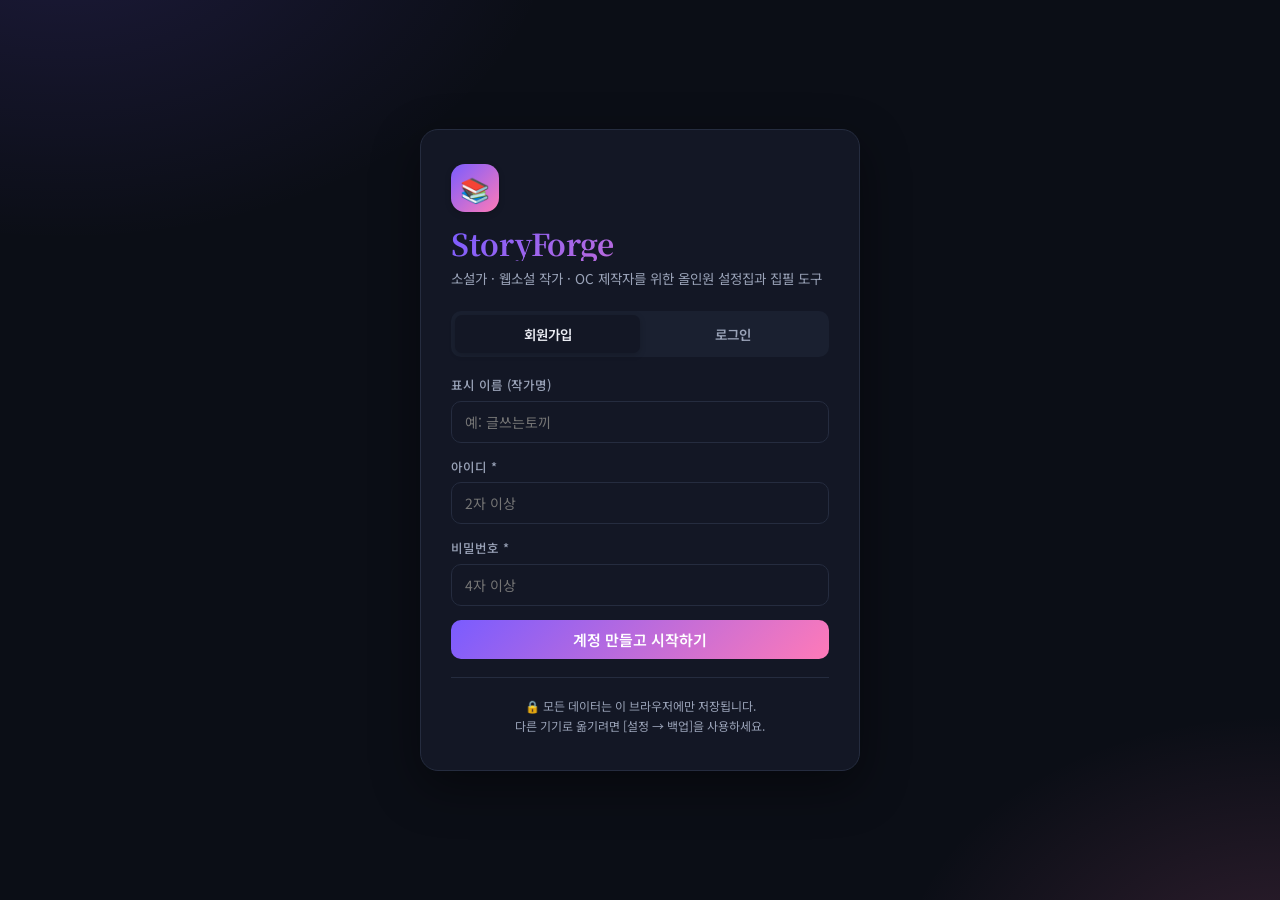
<file: index.html>
<!doctype html>
<html lang="ko">
<head>
<meta charset="utf-8">
<title>StoryForge — 창작자를 위한 설정집</title>
<meta name="viewport" content="width=device-width,initial-scale=1,viewport-fit=cover">
<meta name="theme-color" content="#7a5cff">
<meta name="description" content="소설가, 웹소설 작가, OC 제작자를 위한 올인원 설정집 + 집필 도구">
<link rel="preconnect" href="https://fonts.googleapis.com">
<link rel="preconnect" href="https://fonts.gstatic.com" crossorigin>
<link href="https://fonts.googleapis.com/css2?family=Noto+Sans+KR:wght@300;400;500;600;700;900&family=Noto+Serif+KR:wght@400;600;700;900&family=JetBrains+Mono:wght@400;600&family=Gowun+Dodum&family=Gowun+Batang:wght@400;700&family=Gaegu&family=Nanum+Pen+Script&family=Nanum+Myeongjo:wght@400;700;800&family=Black+Han+Sans&family=Single+Day&family=Hi+Melody&family=East+Sea+Dokdo&family=IBM+Plex+Sans+KR:wght@400;500;700&display=swap" rel="stylesheet">
<style>
:root{
  --bg:#0b0e16; --bg-elev:#131725; --bg-soft:#1a2030; --bg-hover:#212a3d; --bg-glass:rgba(19,23,37,.7);
  --border:#252c3f; --border-strong:#33405e;
  --text:#eaecf3; --text-dim:#9aa3b8; --text-faint:#5e6884;
  --primary:#7a5cff; --primary-hover:#6747ee; --primary-soft:rgba(122,92,255,.16);
  --accent:#ff7ab8; --accent-soft:rgba(255,122,184,.16);
  --success:#3ddc97; --warn:#ffb454; --danger:#ff5c7a;
  --grad:linear-gradient(135deg,#7a5cff 0%,#ff7ab8 100%);
  --grad-soft:linear-gradient(135deg,rgba(122,92,255,.18) 0%,rgba(255,122,184,.18) 100%);
  --radius:14px; --radius-sm:10px; --radius-xs:6px;
  --shadow-sm:0 2px 6px rgba(0,0,0,.18);
  --shadow:0 8px 24px rgba(0,0,0,.28);
  --shadow-lg:0 16px 48px rgba(0,0,0,.42);
  --font-base:'Noto Sans KR','IBM Plex Sans KR', system-ui, -apple-system, 'Apple SD Gothic Neo', 'Malgun Gothic', sans-serif;
  --font-display:'Noto Serif KR', 'Nanum Myeongjo', serif;
  --font-mono:'JetBrains Mono', ui-monospace, Menlo, monospace;
  --font-write:'Noto Serif KR', 'Nanum Myeongjo', serif;
  --line:1.65; --side-w:264px;
}
[data-theme="light"]{--bg:#f6f8fc;--bg-elev:#fff;--bg-soft:#eef1f7;--bg-hover:#e3e8f1;--bg-glass:rgba(255,255,255,.78);--border:#e0e5ee;--border-strong:#cbd2dd;--text:#1a1d28;--text-dim:#5b6373;--text-faint:#9098a8;--shadow-sm:0 2px 6px rgba(20,20,40,.06);--shadow:0 8px 24px rgba(20,20,40,.10);--shadow-lg:0 16px 48px rgba(20,20,40,.16);}
[data-theme="sepia"]{--bg:#f4ecd6;--bg-elev:#fcf7e6;--bg-soft:#ece1c1;--bg-hover:#e1d5af;--bg-glass:rgba(252,247,230,.85);--border:#d6c89c;--border-strong:#b8a874;--text:#3a2e1f;--text-dim:#7a6a4d;--text-faint:#9c8d6e;--primary:#a05a2c;--primary-hover:#844214;--primary-soft:rgba(160,90,44,.14);--accent:#c97e3a;--accent-soft:rgba(201,126,58,.14);--shadow:0 8px 24px rgba(80,60,20,.12);--grad:linear-gradient(135deg,#a05a2c,#c97e3a);}
[data-theme="midnight"]{--bg:#070b1d;--bg-elev:#0e1430;--bg-soft:#162048;--bg-hover:#1f2a5a;--bg-glass:rgba(14,20,48,.78);--border:#26315f;--border-strong:#3a4a82;--text:#e7ecff;--text-dim:#8a93b8;--text-faint:#5d6489;--primary:#5cc8ff;--primary-hover:#3ab2f5;--primary-soft:rgba(92,200,255,.14);--accent:#9c7bff;--accent-soft:rgba(156,123,255,.14);--grad:linear-gradient(135deg,#5cc8ff,#9c7bff);}
[data-theme="forest"]{--bg:#0c1612;--bg-elev:#13231a;--bg-soft:#1b3024;--bg-hover:#234131;--bg-glass:rgba(19,35,26,.78);--border:#2a4434;--border-strong:#3e6650;--text:#e6efe7;--text-dim:#9bb39f;--text-faint:#6f8275;--primary:#5cc88e;--primary-hover:#3fa872;--primary-soft:rgba(92,200,142,.14);--accent:#e0b54a;--accent-soft:rgba(224,181,74,.14);--grad:linear-gradient(135deg,#5cc88e,#e0b54a);}
[data-theme="rose"]{--bg:#1a0c14;--bg-elev:#23121c;--bg-soft:#371a2a;--bg-hover:#4d2238;--bg-glass:rgba(35,18,28,.78);--border:#4f2538;--border-strong:#723652;--text:#fce6ef;--text-dim:#bd8aa0;--text-faint:#876275;--primary:#ff6b9c;--primary-hover:#e94d83;--primary-soft:rgba(255,107,156,.14);--accent:#ffb454;--accent-soft:rgba(255,180,84,.14);--grad:linear-gradient(135deg,#ff6b9c,#ffb454);}
[data-theme="ocean"]{--bg:#06141a;--bg-elev:#0d1f27;--bg-soft:#152d38;--bg-hover:#1f4252;--bg-glass:rgba(13,31,39,.78);--border:#214251;--border-strong:#356477;--text:#e0f3f9;--text-dim:#7fa7b3;--text-faint:#577783;--primary:#27c2c2;--primary-hover:#15a3a3;--primary-soft:rgba(39,194,194,.14);--accent:#ffae5c;--accent-soft:rgba(255,174,92,.14);--grad:linear-gradient(135deg,#27c2c2,#ffae5c);}
[data-theme="paper"]{--bg:#fdfaf3;--bg-elev:#fff;--bg-soft:#f3eedf;--bg-hover:#ebe4cf;--bg-glass:rgba(255,255,255,.85);--border:#e2dac4;--border-strong:#c8bea0;--text:#22201b;--text-dim:#6f6852;--text-faint:#9c9676;--primary:#5b3a29;--primary-hover:#3f281a;--primary-soft:rgba(91,58,41,.10);--accent:#a86f3c;--accent-soft:rgba(168,111,60,.10);--shadow:0 8px 24px rgba(60,40,20,.08);--grad:linear-gradient(135deg,#5b3a29,#a86f3c);}
[data-theme="lavender"]{--bg:#f5f1fb;--bg-elev:#fff;--bg-soft:#ebe3f6;--bg-hover:#dbcef0;--bg-glass:rgba(255,255,255,.85);--border:#dccff0;--border-strong:#b9a4dd;--text:#241733;--text-dim:#6f5e88;--text-faint:#9285a8;--primary:#7c5cff;--primary-hover:#5d3df0;--primary-soft:rgba(124,92,255,.12);--accent:#ff7ab8;--accent-soft:rgba(255,122,184,.12);--shadow:0 8px 24px rgba(80,40,160,.10);}
[data-theme="mint"]{--bg:#eef9f4;--bg-elev:#fff;--bg-soft:#dcf2e8;--bg-hover:#c6e8d7;--bg-glass:rgba(255,255,255,.85);--border:#bfe3d3;--border-strong:#94caaf;--text:#0f3325;--text-dim:#4d735f;--text-faint:#7a937f;--primary:#1ea674;--primary-hover:#15814f;--primary-soft:rgba(30,166,116,.12);--accent:#ff8a4c;--accent-soft:rgba(255,138,76,.12);--grad:linear-gradient(135deg,#1ea674,#ff8a4c);}
[data-theme="cyberpunk"]{--bg:#06031a;--bg-elev:#100a30;--bg-soft:#1c1448;--bg-hover:#2c1f6a;--bg-glass:rgba(16,10,48,.78);--border:#3b2a78;--border-strong:#5a3fbf;--text:#e8e0ff;--text-dim:#a99dd2;--text-faint:#766abc;--primary:#ff2ad1;--primary-hover:#e019b8;--primary-soft:rgba(255,42,209,.14);--accent:#3df0ff;--accent-soft:rgba(61,240,255,.14);--grad:linear-gradient(135deg,#ff2ad1,#3df0ff);}

*,*::before,*::after{box-sizing:border-box}
html,body{margin:0;padding:0}
html{scroll-behavior:smooth;-webkit-text-size-adjust:100%}
body{background:var(--bg);color:var(--text);font-family:var(--font-base);font-size:15px;line-height:var(--line);min-height:100vh;-webkit-font-smoothing:antialiased;text-rendering:optimizeLegibility;transition:background .35s ease,color .35s ease;overflow-x:hidden}
a{color:var(--primary);text-decoration:none;transition:color .15s}
a:hover{color:var(--primary-hover);text-decoration:underline;text-decoration-thickness:1px;text-underline-offset:3px}
img,svg,video{max-width:100%;display:block}
hr{border:none;border-top:1px solid var(--border);margin:20px 0}
::selection{background:var(--primary);color:#fff}
::-webkit-scrollbar{width:10px;height:10px}
::-webkit-scrollbar-thumb{background:var(--border-strong);border-radius:8px;border:2px solid var(--bg)}
::-webkit-scrollbar-thumb:hover{background:var(--text-faint)}
::-webkit-scrollbar-track{background:transparent}

h1,h2,h3,h4{font-family:var(--font-display);font-weight:700;letter-spacing:-.01em;line-height:1.25;margin:0}
h1{font-size:clamp(22px,3vw,30px)} h2{font-size:20px} h3{font-size:17px} h4{font-size:15px}

.app{display:grid;grid-template-columns:var(--side-w) 1fr;min-height:100vh}
.sidebar{background:var(--bg-elev);border-right:1px solid var(--border);padding:18px 14px 100px;position:sticky;top:0;align-self:start;height:100vh;overflow-y:auto;transition:transform .25s cubic-bezier(.4,0,.2,1),background .35s,border-color .35s;z-index:20}
.brand{display:flex;align-items:center;gap:10px;padding:6px 8px 14px;font-family:var(--font-display);font-weight:900;font-size:20px;letter-spacing:-.02em}
.brand-logo{width:32px;height:32px;border-radius:9px;background:var(--grad);display:grid;place-items:center;font-size:18px;box-shadow:var(--shadow-sm)}
.brand-name{background:var(--grad);-webkit-background-clip:text;background-clip:text;color:transparent}
.who{font-size:11.5px;color:var(--text-dim);padding:0 8px 12px;display:flex;align-items:center;gap:6px}
.who-dot{width:7px;height:7px;border-radius:50%;background:var(--success);box-shadow:0 0 0 3px color-mix(in srgb,var(--success) 25%, transparent)}
.sidebar nav a{display:flex;align-items:center;gap:10px;padding:9px 11px;border-radius:var(--radius-sm);color:var(--text);text-decoration:none;margin-bottom:2px;font-size:13.5px;cursor:pointer;transition:background .12s,color .12s,transform .08s,box-shadow .12s;font-weight:500}
.sidebar nav a:hover{background:var(--bg-soft);text-decoration:none;transform:translateX(2px)}
.sidebar nav a.active{background:var(--primary-soft);color:var(--primary);box-shadow:inset 3px 0 0 var(--primary)}
.sidebar nav a .ic{font-size:15px;width:20px;display:inline-flex;justify-content:center}
.sb-section{font-size:10.5px;text-transform:uppercase;letter-spacing:.1em;color:var(--text-faint);margin:16px 12px 6px;font-weight:700}

.main{padding:26px clamp(18px,3.4vw,40px) 90px;min-width:0;animation:fade .25s ease}
@keyframes fade{from{opacity:0;transform:translateY(6px)}to{opacity:1;transform:none}}
.menu-btn{display:none;background:var(--bg-elev);border:1px solid var(--border);border-radius:var(--radius-sm);padding:8px 12px;cursor:pointer;color:var(--text);margin-bottom:14px;font-size:18px;font-family:inherit}
.topbar{display:flex;align-items:flex-end;justify-content:space-between;margin-bottom:24px;gap:14px;flex-wrap:wrap}
.topbar .ttl{display:flex;align-items:center;gap:14px;flex-wrap:wrap}
.topbar .actions{display:flex;gap:8px;flex-wrap:wrap;align-items:center}
.kbd{display:inline-block;font-family:var(--font-mono);font-size:11px;padding:1px 6px;border:1px solid var(--border);border-bottom-width:2px;border-radius:5px;background:var(--bg-soft);color:var(--text-dim)}
.crumb{font-size:13px;color:var(--text-dim);margin-bottom:6px;display:flex;gap:6px;align-items:center;flex-wrap:wrap}
.crumb a{color:var(--text-dim);cursor:pointer}
.crumb a:hover{color:var(--text)}

.btn{background:var(--primary);color:#fff;border:none;padding:9px 16px;border-radius:var(--radius-sm);cursor:pointer;font-weight:600;font-size:13.5px;font-family:inherit;transition:background .15s,transform .06s,opacity .15s,box-shadow .2s,border-color .15s;text-decoration:none;display:inline-flex;align-items:center;justify-content:center;gap:6px;line-height:1;white-space:nowrap}
.btn:hover{background:var(--primary-hover);text-decoration:none;box-shadow:0 6px 16px color-mix(in srgb,var(--primary) 35%, transparent);transform:translateY(-1px)}
.btn:active{transform:translateY(0) scale(.98)}
.btn:disabled{opacity:.55;cursor:not-allowed;transform:none}
.btn.ghost{background:transparent;color:var(--text);border:1px solid var(--border)}
.btn.ghost:hover{background:var(--bg-soft);box-shadow:none;border-color:var(--border-strong)}
.btn.danger{background:var(--danger)}
.btn.danger:hover{background:#e54866;box-shadow:0 6px 16px rgba(255,92,122,.35)}
.btn.success{background:var(--success);color:#04241a}
.btn.warn{background:var(--warn);color:#3a2400}
.btn.sm{padding:6px 12px;font-size:12.5px;font-weight:500}
.btn.lg{padding:12px 22px;font-size:15px}
.btn.block{width:100%}
.btn.icon{padding:8px;min-width:36px;font-size:15px}
.btn.grad{background:var(--grad)}
.btn.grad:hover{filter:brightness(1.1);box-shadow:0 8px 20px color-mix(in srgb,var(--primary) 40%, transparent)}

input,textarea,select{width:100%;background:var(--bg-elev);color:var(--text);border:1px solid var(--border);border-radius:var(--radius-sm);padding:10px 13px;font-family:inherit;font-size:14px;transition:border-color .15s, box-shadow .15s, background .35s, color .35s;-webkit-appearance:none;appearance:none}
select{background-image:linear-gradient(45deg,transparent 50%,currentColor 50%),linear-gradient(135deg,currentColor 50%,transparent 50%);background-position:calc(100% - 18px) center,calc(100% - 13px) center;background-size:5px 5px,5px 5px;background-repeat:no-repeat;padding-right:36px;cursor:pointer}
input[type="color"]{padding:4px;height:42px;cursor:pointer;background:none}
input[type="file"]{padding:7px;cursor:pointer}
input[type="checkbox"],input[type="radio"]{width:auto;cursor:pointer;accent-color:var(--primary)}
input:focus,textarea:focus,select:focus{outline:none;border-color:var(--primary);box-shadow:0 0 0 3px color-mix(in srgb, var(--primary) 22%, transparent)}
input:disabled,textarea:disabled{opacity:.6;cursor:not-allowed}
textarea{resize:vertical;min-height:90px;line-height:1.65}
label{display:block;font-size:12.5px;color:var(--text-dim);margin-bottom:5px;font-weight:500}
.field{margin-bottom:14px}
.row{display:grid;grid-template-columns:1fr 1fr;gap:14px}
.row3{display:grid;grid-template-columns:1fr 1fr 1fr;gap:14px}
.row4{display:grid;grid-template-columns:repeat(4,1fr);gap:14px}
@media (max-width:760px){.row,.row3,.row4{grid-template-columns:1fr}}

.card{background:var(--bg-elev);border:1px solid var(--border);border-radius:var(--radius);padding:20px;margin-bottom:16px;transition:background .35s, border-color .35s, box-shadow .2s, transform .15s}
.card.hover:hover{border-color:var(--border-strong);box-shadow:var(--shadow-sm)}
.card-h{display:flex;justify-content:space-between;align-items:center;margin-bottom:14px;gap:8px;flex-wrap:wrap}
.card-h h3{margin:0}
.card.gradient{background:var(--grad-soft);border:1px solid var(--border)}

.grid{display:grid;gap:14px;grid-template-columns:repeat(auto-fill,minmax(220px,1fr))}
.grid.compact{grid-template-columns:repeat(auto-fill,minmax(170px,1fr));gap:12px}
.grid.wide{grid-template-columns:repeat(auto-fill,minmax(280px,1fr))}

.thumb-card{background:var(--bg-elev);border:1px solid var(--border);border-radius:var(--radius);overflow:hidden;cursor:pointer;transition:transform .18s cubic-bezier(.4,0,.2,1),border-color .15s,box-shadow .2s;display:flex;flex-direction:column}
.thumb-card:hover{transform:translateY(-3px);border-color:var(--primary);box-shadow:var(--shadow)}
.thumb-card .avatar{width:100%;aspect-ratio:1/1;background:var(--bg-soft) center/cover no-repeat;display:flex;align-items:center;justify-content:center;font-size:42px;color:var(--text-faint);position:relative}
.thumb-card .avatar::after{content:'';position:absolute;inset:0;background:linear-gradient(180deg,transparent 60%,rgba(0,0,0,.18))}
.thumb-card .info{padding:12px 14px;flex:1;display:flex;flex-direction:column}
.thumb-card .info h4{margin:0 0 4px;font-size:14.5px;font-family:var(--font-base);font-weight:600}
.thumb-card .info .role{font-size:12px;color:var(--text-dim)}
.thumb-card .info .tags{margin-top:8px;display:flex;flex-wrap:wrap;gap:4px}

.tag{background:var(--bg-soft);color:var(--text);border:1px solid var(--border);border-radius:999px;padding:2px 9px;font-size:11px;display:inline-flex;align-items:center;gap:4px;font-weight:500}
.tag.primary{background:var(--primary-soft);color:var(--primary);border-color:transparent}
.tag.accent{background:var(--accent-soft);color:var(--accent);border-color:transparent}
.tag.success{background:color-mix(in srgb,var(--success) 18%, transparent);color:var(--success);border-color:transparent}
.tag.warn{background:color-mix(in srgb,var(--warn) 18%, transparent);color:var(--warn);border-color:transparent}
.tag.danger{background:color-mix(in srgb,var(--danger) 18%, transparent);color:var(--danger);border-color:transparent}
.tag .x{cursor:pointer;opacity:.7}
.tag .x:hover{opacity:1}

.pill{display:inline-block;padding:3px 10px;border-radius:999px;font-size:11.5px;background:var(--bg-soft);color:var(--text-dim);border:1px solid var(--border);font-weight:500}
.pill.primary{background:var(--primary-soft);color:var(--primary);border-color:transparent}
.muted{color:var(--text-dim);font-size:13px}
.flex{display:flex;gap:8px;align-items:center}
.flex.between{justify-content:space-between}
.flex.col{flex-direction:column;align-items:stretch}
.flex.wrap{flex-wrap:wrap}
.spacer{flex:1}
.right{text-align:right}

.stat{display:flex;flex-direction:column;gap:4px;padding:14px 16px;background:var(--bg-soft);border-radius:var(--radius-sm);border:1px solid var(--border);min-width:120px}
.stat .lab{font-size:11.5px;color:var(--text-dim);text-transform:uppercase;letter-spacing:.05em;font-weight:600}
.stat .val{font-size:22px;font-weight:700;font-family:var(--font-display);color:var(--text)}
.stat.grad{background:var(--grad-soft);border:none}

.empty{text-align:center;color:var(--text-dim);padding:60px 20px}
.empty .ic{font-size:54px;margin-bottom:12px;opacity:.7}
.empty h3{color:var(--text);margin:8px 0 6px}
.empty p{margin:6px 0;font-size:13.5px}
.divider{height:1px;background:var(--border);margin:18px 0}

.auth-wrap{min-height:100vh;display:grid;place-items:center;padding:24px;
  background:radial-gradient(900px 600px at 5% -10%, var(--primary-soft), transparent 55%),
             radial-gradient(700px 500px at 100% 110%, var(--accent-soft), transparent 55%),
             var(--bg)}
.auth-card{width:100%;max-width:440px;background:var(--bg-elev);border:1px solid var(--border);border-radius:18px;padding:34px 30px;box-shadow:var(--shadow-lg)}
.auth-card .logo{width:48px;height:48px;border-radius:14px;background:var(--grad);display:grid;place-items:center;font-size:24px;margin-bottom:14px;box-shadow:var(--shadow-sm)}
.auth-card h1{font-size:30px;line-height:1.15;margin:0 0 6px;background:var(--grad);-webkit-background-clip:text;background-clip:text;color:transparent}
.auth-card .sub{color:var(--text-dim);margin:0 0 22px;font-size:13.5px}
.tabs{display:flex;background:var(--bg-soft);padding:4px;border-radius:var(--radius-sm);margin-bottom:18px}
.tabs button{flex:1;background:transparent;border:none;padding:9px;color:var(--text-dim);cursor:pointer;border-radius:7px;font-family:inherit;font-size:13.5px;font-weight:600;transition:background .18s,color .18s}
.tabs button.active{background:var(--bg-elev);color:var(--text);box-shadow:var(--shadow-sm)}

.modal-bg{position:fixed;inset:0;background:rgba(2,4,12,.62);display:none;align-items:center;justify-content:center;z-index:1000;padding:20px;backdrop-filter:blur(4px);animation:fadeBg .18s}
@keyframes fadeBg{from{opacity:0}to{opacity:1}}
.modal-bg.open{display:flex}
.modal{background:var(--bg-elev);border:1px solid var(--border);border-radius:18px;padding:26px;width:100%;max-width:580px;max-height:88vh;overflow-y:auto;box-shadow:var(--shadow-lg);animation:popIn .22s cubic-bezier(.4,0,.2,1)}
@keyframes popIn{from{opacity:0;transform:translateY(10px) scale(.97)}to{opacity:1;transform:none}}
.modal.lg{max-width:820px}
.modal.xl{max-width:1040px}
.modal header{display:flex;justify-content:space-between;align-items:center;margin-bottom:16px;gap:8px}
.modal header h3{margin:0;font-size:18px}
.modal .close{background:transparent;border:none;color:var(--text-dim);font-size:22px;cursor:pointer;line-height:1;width:32px;height:32px;border-radius:8px;display:grid;place-items:center;transition:background .15s,color .15s}
.modal .close:hover{background:var(--bg-soft);color:var(--text)}

.toast-wrap{position:fixed;right:20px;bottom:20px;display:flex;flex-direction:column;gap:8px;z-index:2000;pointer-events:none}
.toast{background:var(--bg-elev);border:1px solid var(--border);padding:11px 16px;border-radius:var(--radius-sm);box-shadow:var(--shadow);animation:slideIn .25s;min-width:200px;max-width:340px;font-size:13.5px;pointer-events:auto;font-weight:500}
.toast.success{border-left:4px solid var(--success)}
.toast.error{border-left:4px solid var(--danger)}
.toast.warn{border-left:4px solid var(--warn)}
.toast.info{border-left:4px solid var(--primary)}
@keyframes slideIn{from{transform:translateX(20px);opacity:0}to{transform:none;opacity:1}}

.tree-canvas{position:relative;background:radial-gradient(circle, var(--border) 1px, transparent 1px) 0 0/24px 24px, var(--bg-elev);border:1px solid var(--border);border-radius:var(--radius);width:100%;height:min(70vh,640px);overflow:hidden;user-select:none;touch-action:none}
.tree-svg{position:absolute;inset:0;pointer-events:none;color:var(--text-faint)}
.node{position:absolute;background:var(--bg-soft);border:2px solid var(--border-strong);border-radius:var(--radius-sm);padding:9px 13px;cursor:grab;user-select:none;min-width:120px;text-align:center;font-size:13px;font-weight:600;color:var(--text);box-shadow:var(--shadow-sm);transition:border-color .15s,box-shadow .15s,transform .1s}
.node:hover{transform:translateY(-1px)}
.node.dragging{cursor:grabbing;opacity:.85;z-index:5}
.node.selected{border-color:var(--primary);box-shadow:0 0 0 3px var(--primary-soft)}
.node small{display:block;color:var(--text-dim);font-weight:400;font-size:11px;margin-top:2px}
.node[data-type="가족"]{border-color:#7c5cff}
.node[data-type="조직"]{border-color:#3ddc97}
.node[data-type="능력"]{border-color:#ffb454}
.node[data-type="기타"]{border-color:#7aa1ff}

.preview{background:var(--bg-elev);border:1px solid var(--border);border-radius:var(--radius);padding:20px;overflow-y:auto;word-wrap:break-word}
.preview h1,.preview h2,.preview h3{margin-top:14px}
.preview h1:first-child,.preview h2:first-child,.preview h3:first-child{margin-top:0}
.preview table{border-collapse:collapse;width:100%;margin:10px 0}
.preview th,.preview td{border:1px solid var(--border);padding:7px 10px;text-align:left}
.preview th{background:var(--bg-soft);font-weight:700}
.preview blockquote{border-left:4px solid var(--primary);margin:10px 0;padding:6px 14px;background:var(--bg-soft);border-radius:0 var(--radius-sm) var(--radius-sm) 0}
.preview pre{background:var(--bg-soft);padding:13px;border-radius:var(--radius-sm);overflow-x:auto}
.preview code{font-family:var(--font-mono);font-size:13px}
.preview iframe{width:100%;max-width:100%;min-height:280px;border:1px solid var(--border);border-radius:var(--radius-sm)}
.preview img{border-radius:var(--radius-sm)}

.editor-grid{display:grid;grid-template-columns:1fr 1fr;gap:16px;height:70vh}
@media (max-width:920px){.editor-grid{grid-template-columns:1fr;height:auto}.editor-grid textarea{min-height:340px}}
.editor-grid textarea{height:100%;font-family:var(--font-mono);font-size:13.5px}
.toolbar{display:flex;gap:6px;flex-wrap:wrap;align-items:center;padding:8px;background:var(--bg-elev);border:1px solid var(--border);border-radius:var(--radius-sm);margin-bottom:10px}

.timeline{position:relative;padding-left:32px}
.timeline::before{content:'';position:absolute;left:9px;top:6px;bottom:6px;width:2px;background:linear-gradient(180deg,var(--primary),var(--accent))}
.tl-item{position:relative;margin-bottom:18px;cursor:pointer;padding:10px 14px;border-radius:var(--radius-sm);transition:background .15s}
.tl-item:hover{background:var(--bg-soft)}
.tl-item::before{content:'';position:absolute;left:-27px;top:14px;width:14px;height:14px;border-radius:50%;background:var(--primary);border:3px solid var(--bg);box-shadow:0 0 0 2px var(--primary)}
.tl-item .when{font-size:12px;color:var(--text-dim);font-weight:600}
.tl-item h4{margin:2px 0 4px;font-size:15px}

/* Manuscript */
.ms-grid{display:grid;grid-template-columns:300px 1fr;gap:16px;min-height:calc(100vh - 170px)}
.ms-list{background:var(--bg-elev);border:1px solid var(--border);border-radius:var(--radius);padding:12px;overflow-y:auto;max-height:calc(100vh - 170px)}
.ms-list .chap{padding:11px 12px;border-radius:var(--radius-sm);cursor:pointer;border:1px solid transparent;margin-bottom:4px;transition:background .15s,border-color .15s}
.ms-list .chap:hover{background:var(--bg-soft)}
.ms-list .chap.active{background:var(--primary-soft);border-color:var(--primary)}
.ms-list .chap .ttl{font-size:14px;font-weight:600;display:flex;justify-content:space-between;align-items:center;gap:6px}
.ms-list .chap .meta{font-size:11px;color:var(--text-dim);margin-top:4px;display:flex;gap:8px;align-items:center}
.ms-list .chap-actions{display:flex;gap:4px;margin-top:6px;opacity:0;transition:opacity .15s}
.ms-list .chap:hover .chap-actions,.ms-list .chap.active .chap-actions{opacity:1}
.ms-list .chap-actions button{flex:1;font-size:11px;padding:4px;background:transparent;color:var(--text-dim);border:1px solid var(--border);border-radius:5px;cursor:pointer;font-family:inherit}
.ms-list .chap-actions button:hover{background:var(--bg);color:var(--text)}
.ms-pane{display:flex;flex-direction:column;gap:10px;min-width:0}
.ms-meta{display:grid;grid-template-columns:1fr auto auto auto auto;gap:8px;align-items:center}
@media (max-width:600px){.ms-meta{grid-template-columns:1fr auto}}
.ms-write{flex:1;background:var(--bg-elev);border:1px solid var(--border);border-radius:var(--radius);padding:20px;display:flex;flex-direction:column;gap:8px;min-height:520px}
.ms-write textarea{flex:1;min-height:480px;font-family:var(--font-write);font-size:16px;line-height:1.9;border:none;background:transparent;padding:6px 4px;resize:none}
.ms-write textarea:focus{box-shadow:none}
.ms-stats{display:flex;gap:14px;font-size:12px;color:var(--text-dim);flex-wrap:wrap;border-top:1px dashed var(--border);padding-top:9px;justify-content:space-between}
.ms-stats b{color:var(--text);font-weight:600}
.ms-status{display:inline-flex;align-items:center;gap:6px;font-weight:500}
.status-draft{color:var(--text-dim)}
.status-editing{color:var(--warn)}
.status-done{color:var(--success)}
@media (max-width:920px){.ms-grid{grid-template-columns:1fr}.ms-list{max-height:240px}}

/* Focus mode */
body.focus .sidebar,body.focus .menu-btn,body.focus .topbar,body.focus .crumb,body.focus .mob-nav{display:none !important}
body.focus .app{grid-template-columns:1fr}
body.focus .main{padding:48px max(20px,calc((100vw - 780px)/2))}
body.focus .ms-grid{grid-template-columns:1fr;min-height:calc(100vh - 80px)}
body.focus .ms-list{display:none}
body.focus .ms-write{border:none;background:transparent}
body.focus .ms-write textarea{font-size:18px;line-height:2}
body.focus .focus-bar{display:flex !important}
.focus-bar{display:none;position:fixed;top:14px;right:14px;gap:8px;z-index:50}

/* Search */
.search-modal{max-width:580px}
.search-input{font-size:16px;padding:14px}
.search-results{margin-top:12px;max-height:55vh;overflow-y:auto}
.search-results .res{padding:10px 12px;border-radius:var(--radius-sm);cursor:pointer;border:1px solid transparent;display:flex;justify-content:space-between;align-items:center;gap:10px}
.search-results .res:hover,.search-results .res.sel{background:var(--bg-soft);border-color:var(--primary)}
.search-results .res .ic{font-size:18px}
.search-results .res .ti{font-weight:600;font-size:14px}
.search-results .res .meta{font-size:11px;color:var(--text-dim)}

/* World templates */
.tpl-card{background:var(--bg-elev);border:1px solid var(--border);border-radius:var(--radius);padding:14px;cursor:pointer;text-align:center;transition:transform .15s,border-color .15s,background .15s}
.tpl-card:hover{transform:translateY(-2px);border-color:var(--primary);background:var(--primary-soft)}
.tpl-card .em{font-size:32px;margin-bottom:6px}
.tpl-card .nm{font-weight:600;font-size:13.5px}

/* Mobile bottom nav */
.mob-nav{display:none;position:fixed;bottom:0;left:0;right:0;background:var(--bg-glass);backdrop-filter:blur(14px);border-top:1px solid var(--border);z-index:50;padding:8px max(8px,env(safe-area-inset-bottom))}
.mob-nav-row{display:flex;gap:0;justify-content:space-around}
.mob-nav a{flex:1;display:flex;flex-direction:column;align-items:center;gap:2px;padding:8px 4px;color:var(--text-dim);text-decoration:none;font-size:10.5px;border-radius:8px;transition:color .15s,background .15s}
.mob-nav a.active{color:var(--primary);background:var(--primary-soft)}
.mob-nav a .ic{font-size:18px}

/* Viewer */
.view-page{max-width:920px;margin:0 auto}
.view-hero{position:relative;height:280px;border-radius:18px;background:var(--grad-soft) center/cover no-repeat;display:flex;align-items:flex-end;padding:30px;margin-bottom:30px;overflow:hidden}
.view-hero::after{content:'';position:absolute;inset:0;background:linear-gradient(180deg,transparent 30%,rgba(0,0,0,.55))}
.view-hero .meta{position:relative;z-index:1;color:#fff;text-shadow:0 2px 8px rgba(0,0,0,.5)}
.view-hero h1{font-size:38px;color:#fff;margin:0 0 6px}
.view-hero .gen{font-size:14px;opacity:.9}
.view-toc{position:sticky;top:18px;align-self:start;font-size:13.5px}
.view-toc a{display:block;padding:6px 12px;color:var(--text-dim);border-left:2px solid transparent;border-radius:0 6px 6px 0;cursor:pointer}
.view-toc a:hover{color:var(--text);background:var(--bg-soft)}
.view-toc a.cur{color:var(--primary);border-left-color:var(--primary);font-weight:600;background:var(--primary-soft)}
.view-grid{display:grid;grid-template-columns:200px 1fr;gap:36px}
@media (max-width:920px){.view-grid{grid-template-columns:1fr}.view-toc{position:static}.view-hero{height:200px;padding:20px}.view-hero h1{font-size:26px}}
.view-sec{padding:30px 0;border-bottom:1px dashed var(--border);scroll-margin-top:20px}
.view-sec h2{font-size:24px;margin-bottom:18px;display:flex;align-items:center;gap:8px}
.view-char{display:grid;grid-template-columns:120px 1fr;gap:18px;padding:16px;border:1px solid var(--border);border-radius:var(--radius);margin-bottom:14px;background:var(--bg-elev)}
.view-char .ava{width:120px;height:120px;border-radius:var(--radius);background:var(--bg-soft) center/cover no-repeat;display:grid;place-items:center;font-size:42px;color:var(--text-faint)}
.view-char dl{margin:0;display:grid;grid-template-columns:auto 1fr;gap:4px 14px;font-size:13px}
.view-char dt{color:var(--text-dim);font-weight:500}
.view-char dd{margin:0}
.view-world-card{background:var(--bg-elev);border:1px solid var(--border);border-radius:var(--radius);padding:18px;margin-bottom:14px}
.view-world-card .tag-row{margin-bottom:8px}
.view-world-card dl{display:grid;grid-template-columns:auto 1fr;gap:6px 14px;font-size:13px;margin:0 0 10px}
.view-world-card dt{color:var(--text-dim);font-weight:500}
.view-chapter{padding:18px 0;border-bottom:1px dashed var(--border)}
.view-chapter h3{font-family:var(--font-write);font-size:20px;margin-bottom:8px}
.view-chapter .syn{color:var(--text-dim);font-style:italic;margin-bottom:8px;font-size:13.5px}
.view-chapter .body{font-family:var(--font-write);font-size:15.5px;line-height:1.95;white-space:pre-wrap}

@media (max-width:820px){
  :root{--side-w:240px}
  .app{grid-template-columns:1fr}
  .sidebar{position:fixed;top:0;left:0;height:100vh;width:var(--side-w);transform:translateX(-100%);box-shadow:var(--shadow-lg)}
  .sidebar.open{transform:none}
  .menu-btn{display:inline-flex !important}
  .scrim{position:fixed;inset:0;background:rgba(0,0,0,.5);display:none;z-index:15;backdrop-filter:blur(2px)}
  .scrim.open{display:block}
  .mob-nav{display:block}
  .main{padding-bottom:90px}
}
@media print{
  .sidebar,.actions,.menu-btn,.toast-wrap,.focus-bar,.scrim,.mob-nav,.crumb{display:none !important}
  .app{display:block}.main{padding:0}body{background:#fff;color:#000}
  .ms-grid{grid-template-columns:1fr}.ms-list{display:none}
  .ms-write{border:none;box-shadow:none;padding:0;background:#fff}
  .ms-write textarea{font-size:13pt;line-height:1.85;color:#000;background:#fff !important;-webkit-text-fill-color:#000}
}
</style>
</head>
<body>
<div id="app">로딩 중...</div>
<div class="scrim" id="scrim"></div>
<div class="toast-wrap" id="toasts"></div>
<div class="focus-bar"><button class="btn ghost sm" id="focusExit" type="button">✕ 집중모드 종료 (Esc)</button></div>

<script>
'use strict';
/* StoryForge — single file SPA (v5)
   Drop index.html into any GitHub Pages repo. No build step. No backend. */

/* ---------- helpers ---------- */
const $  = (s, c) => (c||document).querySelector(s);
const $$ = (s, c) => Array.from((c||document).querySelectorAll(s));
const escapeHtml = s => String(s==null?'':s).replace(/[&<>"']/g, m => ({'&':'&amp;','<':'&lt;','>':'&gt;','"':'&quot;',"'":'&#39;'}[m]));
const escapeAttr = s => String(s==null?'':s).replace(/[<>"&]/g, m => ({'&':'&amp;','<':'&lt;','>':'&gt;','"':'&quot;'}[m]));
const uid = pre => (pre||'') + Date.now().toString(36) + Math.random().toString(36).slice(2,7);
function debounce(fn, ms){ let t; return (...a) => { clearTimeout(t); t = setTimeout(()=>fn(...a), ms); }; }
function toast(msg, type){
  const w = $('#toasts'); if(!w) return;
  const el = document.createElement('div'); el.className = 'toast ' + (type||'info'); el.textContent = msg;
  w.appendChild(el);
  setTimeout(()=>{ el.style.transition='opacity .25s, transform .25s'; el.style.opacity='0'; el.style.transform='translateX(20px)'; setTimeout(()=>el.remove(),250); }, 2600);
}
function countText(s){
  s = String(s||'');
  return { chars:s.length, charsNoSpace:s.replace(/\s/g,'').length, words:s.trim()?s.trim().split(/\s+/).length:0 };
}
const fmtNum = n => n.toLocaleString('ko-KR');
function downloadBlob(content, filename, mime){
  const blob = new Blob([content], { type: mime || 'text/plain;charset=utf-8' });
  const url = URL.createObjectURL(blob);
  const a = document.createElement('a'); a.href = url; a.download = filename;
  document.body.appendChild(a); a.click();
  setTimeout(() => { URL.revokeObjectURL(url); a.remove(); }, 800);
}
function safeName(s){ return String(s||'untitled').replace(/[^\w가-힣\- _.]/g,'_').slice(0,80); }

/* ---------- World templates ---------- */
const WORLD_TYPES = {
  free:     { label:'자유 항목',   em:'📝', fields:[] },
  location: { label:'장소 / 지역', em:'🗺️', fields:[
    { k:'climate',    l:'기후 / 지형' },
    { k:'population', l:'인구 / 주민 구성' },
    { k:'rule',       l:'통치자 / 통치 형태' },
    { k:'features',   l:'특징 · 명소', ml:true } ]},
  magic: { label:'마법 / 능력 체계', em:'✨', fields:[
    { k:'source',  l:'힘의 원천' },
    { k:'limits',  l:'제약 / 대가', ml:true },
    { k:'rank',    l:'등급 / 단계' },
    { k:'examples',l:'대표 스킬 / 주문', ml:true } ]},
  org: { label:'조직 / 길드 / 세력', em:'🏛️', fields:[
    { k:'leader',  l:'수장' },
    { k:'scale',   l:'규모' },
    { k:'rank',    l:'계급 / 직위', ml:true },
    { k:'purpose', l:'목적 / 이념', ml:true },
    { k:'enemy',   l:'적대 / 동맹' } ]},
  race: { label:'종족 / 인종', em:'🧝', fields:[
    { k:'appearance',l:'외형 특징' },
    { k:'lifespan',  l:'평균 수명' },
    { k:'traits',    l:'특기 / 능력', ml:true },
    { k:'society',   l:'사회 / 문화', ml:true },
    { k:'origin',    l:'기원' } ]},
  religion: { label:'종교 / 신화', em:'⛩️', fields:[
    { k:'gods',     l:'신격 / 존재' },
    { k:'doctrine', l:'교리 / 신조', ml:true },
    { k:'rituals',  l:'의식 / 축제', ml:true },
    { k:'priest',   l:'사제 / 조직' } ]},
  event: { label:'역사 / 사건', em:'📜', fields:[
    { k:'when',        l:'시점' },
    { k:'who',         l:'관련 인물 / 세력' },
    { k:'consequence', l:'결과 · 영향', ml:true } ]},
  artifact: { label:'유물 / 보구', em:'💎', fields:[
    { k:'origin',  l:'기원' },
    { k:'power',   l:'능력', ml:true },
    { k:'cost',    l:'대가 / 부작용' },
    { k:'owner',   l:'현재 소유자 / 위치' } ]},
  language: { label:'언어 / 문자', em:'🔤', fields:[
    { k:'speakers', l:'사용자' },
    { k:'grammar',  l:'특징 · 문법', ml:true },
    { k:'phrases',  l:'예시 어휘', ml:true } ]},
  creature: { label:'생물 / 몬스터', em:'🐉', fields:[
    { k:'habitat',  l:'서식지' },
    { k:'size',     l:'크기 / 외형' },
    { k:'rank',     l:'위협 등급' },
    { k:'ability',  l:'능력 / 약점', ml:true },
    { k:'drop',     l:'드롭 / 소재' } ]}
};

/* ---------- Storage ---------- */
const KEY_USERS='sf_users', KEY_SESSION='sf_session', KEY_DATA='sf_data';
function getJSON(k,fb){ try{ return JSON.parse(localStorage.getItem(k)||JSON.stringify(fb)); }catch(e){ return fb; } }
function setJSON(k,v){ localStorage.setItem(k, JSON.stringify(v)); }
function djb2(s){ let h=5381; for(let i=0;i<s.length;i++) h=((h<<5)+h+s.charCodeAt(i))|0; return (h>>>0).toString(36); }

const SF = {
  _users(){ return getJSON(KEY_USERS, []); },
  _saveUsers(u){ setJSON(KEY_USERS, u); },
  hasAnyUser(){ return this._users().length > 0; },
  signup({username, password, displayName}){
    username = String(username||'').trim();
    password = String(password||'');
    displayName = String(displayName||'').trim() || username;
    if(!username) throw new Error('아이디를 입력하세요.');
    if(username.length < 2) throw new Error('아이디는 2자 이상이어야 합니다.');
    if(password.length < 4) throw new Error('비밀번호는 4자 이상이어야 합니다.');
    const users = this._users();
    if(users.some(u=>u.username===username)) throw new Error('이미 존재하는 아이디입니다.');
    const u = { id: uid('u_'), username, passHash: djb2(password+'|'+username), displayName, createdAt: Date.now() };
    users.push(u); this._saveUsers(users);
    this._initData(u.id);
    localStorage.setItem(KEY_SESSION, u.id);
    return u;
  },
  login(username, password){
    username = String(username||'').trim(); password = String(password||'');
    const u = this._users().find(x => x.username === username);
    if(!u || u.passHash !== djb2(password+'|'+username)) throw new Error('아이디 또는 비밀번호가 올바르지 않습니다.');
    localStorage.setItem(KEY_SESSION, u.id); return u;
  },
  logout(){ localStorage.removeItem(KEY_SESSION); },
  currentUser(){
    const id = localStorage.getItem(KEY_SESSION);
    if(!id) return null;
    return this._users().find(u => u.id === id) || null;
  },
  updateUser(patch){
    const u = this.currentUser(); if(!u) return null;
    const users = this._users(); const i = users.findIndex(x => x.id === u.id);
    users[i] = { ...users[i], ...patch }; this._saveUsers(users); return users[i];
  },
  changePassword(oldPw, newPw){
    const u = this.currentUser(); if(!u) throw new Error('로그인이 필요합니다.');
    if(djb2(oldPw+'|'+u.username) !== u.passHash) throw new Error('현재 비밀번호가 일치하지 않습니다.');
    if(String(newPw||'').length < 4) throw new Error('새 비밀번호는 4자 이상이어야 합니다.');
    const users = this._users(); const i = users.findIndex(x => x.id === u.id);
    users[i].passHash = djb2(newPw+'|'+u.username); this._saveUsers(users);
  },
  _all(){ return getJSON(KEY_DATA, {}); },
  _saveAll(d){ setJSON(KEY_DATA, d); },
  _initData(id){
    const d = this._all();
    if(!d[id]){ d[id] = { projects: [], settings:{ theme:'dark', font:'Noto Sans KR', writeFont:'Noto Serif KR', accent:'#7a5cff', autoAccent:true } }; this._saveAll(d); }
  },
  data(){
    const u = this.currentUser(); if(!u) return null;
    const all = this._all(); if(!all[u.id]){ this._initData(u.id); return this._all()[u.id]; }
    return all[u.id];
  },
  saveData(d){ const u = this.currentUser(); if(!u) return; const all = this._all(); all[u.id] = d; this._saveAll(all); },
  getProjects(){ const d = this.data(); return d ? d.projects : []; },
  getProject(id){ return this.getProjects().find(p => p.id === id) || null; },
  addProject(o){
    const d = this.data();
    const p = { id: uid('p_'), title: o.title, genre: o.genre||'미지정', summary: o.summary||'', cover: o.cover||'',
      createdAt: Date.now(), characters: [], relations: [], relPositions:{},
      tree:{ nodes:[], edges:[] }, world:{ sections:[] },
      timeline:[], items:[], gallery:[], docs:[], chapters:[], glossary:[], genres:[], goal:0 };
    d.projects.push(p); this.saveData(d); return p;
  },
  updateProject(id, patch){
    const d = this.data(); const i = d.projects.findIndex(p => p.id === id); if(i<0) return null;
    d.projects[i] = { ...d.projects[i], ...patch, updatedAt: Date.now() }; this.saveData(d); return d.projects[i];
  },
  deleteProject(id){ const d = this.data(); d.projects = d.projects.filter(p => p.id !== id); this.saveData(d); },
  addCharacter(pid, c){
    const d = this.data(); const p = d.projects.find(x => x.id === pid); if(!p) return null;
    c.id = uid('c_'); c.createdAt = Date.now(); p.characters = p.characters||[]; p.characters.push(c); this.saveData(d); return c;
  },
  updateCharacter(pid, cid, patch){
    const d = this.data(); const p = d.projects.find(x => x.id === pid); if(!p) return null;
    const i = (p.characters||[]).findIndex(c => c.id === cid); if(i<0) return null;
    p.characters[i] = { ...p.characters[i], ...patch }; this.saveData(d); return p.characters[i];
  },
  deleteCharacter(pid, cid){
    const d = this.data(); const p = d.projects.find(x => x.id === pid); if(!p) return;
    p.characters = (p.characters||[]).filter(c => c.id !== cid);
    p.relations  = (p.relations ||[]).filter(r => r.from !== cid && r.to !== cid);
    this.saveData(d);
  },
  addChapter(pid, c){
    const d = this.data(); const p = d.projects.find(x => x.id === pid); if(!p) return null;
    p.chapters = p.chapters||[];
    const ch = { id: uid('ch_'), title: c.title || '제목 없음', synopsis:'', body:'', status:'draft',
      order: p.chapters.length, createdAt: Date.now(), updatedAt: Date.now() };
    p.chapters.push(ch); this.saveData(d); return ch;
  },
  updateChapter(pid, cid, patch){
    const d = this.data(); const p = d.projects.find(x => x.id === pid); if(!p) return null;
    const i = (p.chapters||[]).findIndex(c => c.id === cid); if(i<0) return null;
    p.chapters[i] = { ...p.chapters[i], ...patch, updatedAt: Date.now() }; this.saveData(d); return p.chapters[i];
  },
  deleteChapter(pid, cid){
    const d = this.data(); const p = d.projects.find(x => x.id === pid); if(!p) return;
    p.chapters = (p.chapters||[]).filter(c => c.id !== cid).map((c,i)=>({...c,order:i})); this.saveData(d);
  },
  reorderChapter(pid, cid, dir){
    const d = this.data(); const p = d.projects.find(x => x.id === pid); if(!p) return;
    p.chapters = (p.chapters||[]).slice().sort((a,b)=>(a.order||0)-(b.order||0));
    const i = p.chapters.findIndex(c => c.id === cid); if(i<0) return;
    const j = i + dir; if(j < 0 || j >= p.chapters.length) return;
    [p.chapters[i], p.chapters[j]] = [p.chapters[j], p.chapters[i]];
    p.chapters.forEach((c, k) => c.order = k); this.saveData(d);
  },
  getSettings(){ const d = this.data(); return (d && d.settings) || { theme:'dark', font:'Noto Sans KR', writeFont:'Noto Serif KR', accent:'#7a5cff', autoAccent:true }; },
  saveSettings(s){ const d = this.data(); if(!d) return; d.settings = { ...d.settings, ...s }; this.saveData(d); },
  exportJSON(){
    const u = this.currentUser(); if(!u) return null;
    return JSON.stringify({ version:3, user:{ username:u.username, displayName:u.displayName }, data: this.data() }, null, 2);
  },
  exportProjectJSON(pid){
    const p = this.getProject(pid); if(!p) return null;
    return JSON.stringify({ version:3, kind:'project', project:p }, null, 2);
  },
  importJSON(text){
    const o = JSON.parse(text); if(!o) throw new Error('잘못된 백업 파일입니다.');
    const u = this.currentUser(); if(!u) throw new Error('로그인이 필요합니다.');
    if(o.kind === 'project' && o.project){
      const d = this.data(); const p = { ...o.project, id: uid('p_'), title: (o.project.title||'') + ' (가져옴)' };
      d.projects.push(p); this.saveData(d); return p.id;
    }
    if(!o.data) throw new Error('잘못된 백업 파일입니다.');
    const all = this._all(); all[u.id] = o.data; this._saveAll(all);
  },
  wipeMyData(){ const u = this.currentUser(); if(!u) return; const all = this._all(); delete all[u.id]; this._saveAll(all); this._initData(u.id); }
};
window.SF = SF;

/* ---------- Theme ---------- */
function applyTheme(){
  const s = SF.getSettings();
  const root = document.documentElement;
  root.setAttribute('data-theme', s.theme || 'dark');
  if(s.font) document.body.style.fontFamily = `'${s.font}','IBM Plex Sans KR', system-ui, 'Apple SD Gothic Neo', 'Malgun Gothic', sans-serif`;
  if(s.writeFont) root.style.setProperty('--font-write', `'${s.writeFont}', 'Noto Serif KR', serif`);
  if(s.autoAccent){
    root.style.removeProperty('--primary');
    root.style.removeProperty('--primary-hover');
    root.style.removeProperty('--accent');
  } else if(s.accent){
    root.style.setProperty('--primary', s.accent);
    root.style.setProperty('--primary-hover', s.accent);
  }
}

/* ---------- Markdown ---------- */
function renderMD(src){
  if(!src) return '';
  src = String(src).replace(/\r\n/g, '\n');
  const codes = [];
  src = src.replace(/```([\w-]*)\n([\s\S]*?)```/g, (_, lang, code) => {
    codes.push(`<pre><code class="lang-${escapeHtml(lang)}">${escapeHtml(code)}</code></pre>`);
    return '\u0000C' + (codes.length-1) + '\u0000';
  });
  src = src.replace(/(^|\n)((?:\|.*\|\n)+)/g, (m, lead, block) => {
    const rows = block.trim().split('\n').map(r => r.trim());
    if(rows.length < 2 || !/^\|[\s:|-]+\|$/.test(rows[1])) return m;
    const head = rows[0].slice(1,-1).split('|').map(s=>s.trim());
    const body = rows.slice(2).map(r => r.slice(1,-1).split('|').map(s=>s.trim()));
    let out = '<table><thead><tr>' + head.map(h=>`<th>${inline(h)}</th>`).join('') + '</tr></thead><tbody>';
    body.forEach(r => { out += '<tr>' + r.map(c => `<td>${inline(c)}</td>`).join('') + '</tr>'; });
    out += '</tbody></table>'; return lead + out;
  });
  const lines = src.split('\n');
  let out = '', inUl=false, inOl=false, inBq=false;
  function close(){ if(inUl){out+='</ul>';inUl=false;} if(inOl){out+='</ol>';inOl=false;} if(inBq){out+='</blockquote>';inBq=false;} }
  for(const line of lines){
    if(/^\s*<\/?(iframe|video|img|audio|div|details|summary|section|article|figure|figcaption|hr|br)/i.test(line)){ close(); out += line + '\n'; continue; }
    if(/^\s*$/.test(line)){ close(); continue; }
    let m;
    if(m = line.match(/^(#{1,6})\s+(.*)$/)){ close(); out += `<h${m[1].length}>${inline(m[2])}</h${m[1].length}>`; continue; }
    if(/^\s*([-*_])\1\1[\s\1]*$/.test(line)){ close(); out += '<hr>'; continue; }
    if(m = line.match(/^\s*[-*+]\s+(.*)$/)){ if(!inUl){close(); out+='<ul>'; inUl=true;} out += `<li>${inline(m[1])}</li>`; continue; }
    if(m = line.match(/^\s*\d+\.\s+(.*)$/)){ if(!inOl){close(); out+='<ol>'; inOl=true;} out += `<li>${inline(m[1])}</li>`; continue; }
    if(m = line.match(/^>\s?(.*)$/)){ if(!inBq){close(); out+='<blockquote>'; inBq=true;} out += inline(m[1]) + '<br>'; continue; }
    close(); out += `<p>${inline(line)}</p>`;
  }
  close();
  return out.replace(/\u0000C(\d+)\u0000/g, (_, i) => codes[+i]);
}
function inline(s){
  if(!s) return '';
  s = s.replace(/`([^`]+)`/g, (_, c) => `<code>${escapeHtml(c)}</code>`);
  s = s.replace(/!\[([^\]]*)\]\(([^)\s]+)(?:\s+"([^"]+)")?\)/g, (_,a,u,t) =>
    `<img alt="${escapeAttr(a)}" src="${escapeAttr(u)}"${t?` title="${escapeAttr(t)}"`:''} loading="lazy">`);
  s = s.replace(/\[([^\]]+)\]\(([^)\s]+)\)/g, (_,t,u) => `<a href="${escapeAttr(u)}" target="_blank" rel="noopener">${escapeHtml(t)}</a>`);
  s = s.replace(/\*\*([^*]+)\*\*/g, '<strong>$1</strong>');
  s = s.replace(/\*([^*]+)\*/g, '<em>$1</em>');
  s = s.replace(/~~([^~]+)~~/g, '<del>$1</del>');
  return s;
}

/* ---------- Router ---------- */
const routes = {};
function route(name, fn){ routes[name] = fn; }
function go(hash){ location.hash = hash; }
function parseHash(){
  const h = (location.hash || '#/').replace(/^#\/?/, '');
  const [pathPart, queryPart] = h.split('?');
  const parts = pathPart.split('/').filter(Boolean);
  const params = {};
  if(queryPart) queryPart.split('&').forEach(p => { const [k,v] = p.split('='); params[k] = decodeURIComponent(v||''); });
  return { name: parts[0] || '', arg: parts[1] || '', arg2: parts[2] || '', params };
}
function render(){
  const r = parseHash();
  if(!SF.currentUser()){ routes['auth'](); return; }
  applyTheme();
  const fn = routes[r.name] || routes['dashboard'];
  fn(r);
}
window.addEventListener('hashchange', render);

/* ---------- Shell ---------- */
const NAV_ITEMS = [
  { k:'project',    h:'/project',    ic:'📖', label:'프로젝트' },
  { k:'manuscript', h:'/manuscript', ic:'📜', label:'원고' },
  { k:'character',  h:'/character',  ic:'👥', label:'인물' },
  { k:'relations',  h:'/relations',  ic:'💞', label:'관계' },
  { k:'tree',       h:'/tree',       ic:'🌳', label:'가계도' },
  { k:'world',      h:'/world',      ic:'🌍', label:'세계관' },
  { k:'timeline',   h:'/timeline',   ic:'⏳', label:'타임라인' },
  { k:'items',      h:'/items',      ic:'⚔️', label:'아이템' },
  { k:'glossary',   h:'/glossary',   ic:'📕', label:'용어집' },
  { k:'gallery',    h:'/gallery',    ic:'🖼️', label:'영감' },
  { k:'editor',     h:'/editor',     ic:'📝', label:'문서' },
  { k:'view',       h:'/view',       ic:'👁️', label:'관람모드' }
];

function shell(activeKey, title, actionsHtml, bodyHtml, pid, crumbHtml){
  const u = SF.currentUser();
  const projLink = pid ? '/' + pid : '';
  const isMac = /Mac/i.test(navigator.platform);
  function navLink(k, h, ic, label, kbd){
    return `<a class="${activeKey===k?'active':''}" data-go="${h}"><span class="ic">${ic}</span><span>${label}</span>${kbd?`<span class="spacer"></span><span class="kbd">${kbd}</span>`:''}</a>`;
  }
  const projNavs = pid ? NAV_ITEMS.map(n => navLink(n.k, n.h+projLink, n.ic, n.label)).join('') : '';
  const sidebarHtml = `
    <a class="brand" data-go="/dashboard">
      <span class="brand-logo">📚</span>
      <span class="brand-name">StoryForge</span>
    </a>
    <div class="who"><span class="who-dot"></span>${escapeHtml(u.displayName)}</div>
    <nav>
      ${navLink('dashboard','/dashboard','🏠','대시보드')}
      <a data-act="search"><span class="ic">🔍</span><span>빠른 검색</span><span class="spacer"></span><span class="kbd">${isMac?'⌘K':'Ctrl+K'}</span></a>
      ${pid ? `<div class="sb-section">현재 프로젝트</div>${projNavs}` : ''}
      <div class="sb-section">계정</div>
      ${navLink('settings','/settings','⚙️','설정 / 백업')}
      <a id="sf-logout"><span class="ic">🚪</span><span>로그아웃</span></a>
    </nav>`;

  const mobNavItems = pid ? [
    { k:'project',   h:'/project'   + projLink, ic:'📖', label:'홈' },
    { k:'manuscript',h:'/manuscript'+ projLink, ic:'📜', label:'원고' },
    { k:'character', h:'/character' + projLink, ic:'👥', label:'인물' },
    { k:'world',     h:'/world'     + projLink, ic:'🌍', label:'세계관' },
    { k:'view',      h:'/view'      + projLink, ic:'👁️', label:'관람' }
  ] : [
    { k:'dashboard', h:'/dashboard', ic:'🏠', label:'홈' },
    { k:'__search',  h:'__search',   ic:'🔍', label:'검색' },
    { k:'settings',  h:'/settings',  ic:'⚙️', label:'설정' }
  ];

  document.getElementById('app').innerHTML = `
    <div class="app">
      <aside class="sidebar" id="sf-sidebar">${sidebarHtml}</aside>
      <main class="main">
        <button class="menu-btn" id="sf-menu" type="button" aria-label="메뉴 열기">☰ 메뉴</button>
        ${crumbHtml ? `<div class="crumb">${crumbHtml}</div>` : ''}
        <div class="topbar">
          <div class="ttl"><h1>${title}</h1></div>
          <div class="actions">${actionsHtml||''}</div>
        </div>
        ${bodyHtml}
      </main>
    </div>
    <nav class="mob-nav"><div class="mob-nav-row">
      ${mobNavItems.map(n => `<a class="${activeKey===n.k?'active':''}" data-${n.h==='__search'?'act="search"':'go="'+n.h+'"'}><span class="ic">${n.ic}</span><span>${n.label}</span></a>`).join('')}
    </div></nav>`;

  const sidebar = document.getElementById('sf-sidebar');
  const scrim   = document.getElementById('scrim');
  const close = () => { sidebar.classList.remove('open'); scrim.classList.remove('open'); };
  document.getElementById('sf-menu').addEventListener('click', () => {
    sidebar.classList.add('open'); scrim.classList.add('open');
  });
  scrim.addEventListener('click', close);
  $$('a', sidebar).forEach(a => a.addEventListener('click', close));
  $$('[data-go]').forEach(a => a.addEventListener('click', e => { e.preventDefault(); go('#' + a.dataset.go); }));
  $$('[data-act="search"]').forEach(a => a.addEventListener('click', e => { e.preventDefault(); openSearch(); }));
  document.getElementById('sf-logout').addEventListener('click', () => {
    if(!confirm('로그아웃 할까요?')) return;
    SF.logout(); location.hash = '#/'; render();
  });
}

/* ---------- View: Auth ---------- */
route('auth', function(){
  const hasUsers = SF.hasAnyUser();
  document.getElementById('app').innerHTML = `
    <div class="auth-wrap">
      <div class="auth-card">
        <div class="logo">📚</div>
        <h1>StoryForge</h1>
        <p class="sub">소설가 · 웹소설 작가 · OC 제작자를 위한 올인원 설정집과 집필 도구</p>
        <div class="tabs">
          <button id="tabSignup" type="button" class="${hasUsers?'':'active'}">회원가입</button>
          <button id="tabLogin"  type="button" class="${hasUsers?'active':''}">로그인</button>
        </div>
        <form id="signupForm" autocomplete="off" novalidate style="${hasUsers?'display:none':''}">
          <div class="field"><label>표시 이름 (작가명)</label>
            <input id="suName" placeholder="예: 글쓰는토끼" autocomplete="nickname"></div>
          <div class="field"><label>아이디 *</label>
            <input id="suUser" placeholder="2자 이상" autocomplete="username"></div>
          <div class="field"><label>비밀번호 *</label>
            <input id="suPass" type="password" placeholder="4자 이상" autocomplete="new-password"></div>
          <button class="btn grad block lg" type="submit">계정 만들고 시작하기</button>
        </form>
        <form id="loginForm" autocomplete="off" novalidate style="${hasUsers?'':'display:none'}">
          <div class="field"><label>아이디</label>
            <input id="loginUser" autocomplete="username" placeholder="아이디"></div>
          <div class="field"><label>비밀번호</label>
            <input id="loginPass" type="password" autocomplete="current-password" placeholder="비밀번호"></div>
          <button class="btn grad block lg" type="submit">로그인</button>
        </form>
        <div class="divider"></div>
        <p class="muted" style="font-size:12px;text-align:center;margin:0">
          🔒 모든 데이터는 이 브라우저에만 저장됩니다.<br>
          다른 기기로 옮기려면 [설정 → 백업]을 사용하세요.
        </p>
      </div>
    </div>`;
  function showTab(name){
    const isLogin = name === 'login';
    $('#tabLogin').classList.toggle('active', isLogin);
    $('#tabSignup').classList.toggle('active', !isLogin);
    $('#loginForm').style.display  = isLogin ? '' : 'none';
    $('#signupForm').style.display = isLogin ? 'none' : '';
    setTimeout(() => (isLogin ? $('#loginUser') : $('#suName')).focus(), 30);
  }
  $('#tabLogin').addEventListener('click',  () => showTab('login'));
  $('#tabSignup').addEventListener('click', () => showTab('signup'));
  $('#signupForm').addEventListener('submit', e => {
    e.preventDefault();
    try {
      SF.signup({ username:$('#suUser').value, password:$('#suPass').value, displayName:$('#suName').value });
      toast('환영합니다!', 'success'); go('#/dashboard');
    } catch(err){ toast(err.message, 'error'); }
  });
  $('#loginForm').addEventListener('submit', e => {
    e.preventDefault();
    try { SF.login($('#loginUser').value, $('#loginPass').value); go('#/dashboard'); }
    catch(err){ toast(err.message, 'error'); }
  });
});

/* ---------- View: Dashboard ---------- */
route('dashboard', function(){
  const list = SF.getProjects();
  const totalChars = list.reduce((sum,p)=>sum+(p.chapters||[]).reduce((s,c)=>s+countText(c.body).chars,0),0);
  const body = `
    <div class="row3" style="margin-bottom:18px">
      <div class="stat grad"><div class="lab">프로젝트</div><div class="val">${list.length}</div></div>
      <div class="stat"><div class="lab">총 인물</div><div class="val">${list.reduce((s,p)=>s+(p.characters||[]).length,0)}</div></div>
      <div class="stat"><div class="lab">총 글자수</div><div class="val">${fmtNum(totalChars)}</div></div>
    </div>
    ${list.length
      ? `<div class="grid wide">${list.map(p => {
          const ch = (p.chapters||[]).reduce((s,c)=>s+countText(c.body).chars,0);
          return `
          <div class="thumb-card hover" data-go="/project/${p.id}">
            <div class="avatar" style="${p.cover?`background-image:url('${escapeAttr(p.cover)}')`:''}">${p.cover?'':'📖'}</div>
            <div class="info">
              <h4>${escapeHtml(p.title)}</h4>
              <div class="role">${escapeHtml(p.genre||'미지정')}</div>
              <div class="muted" style="font-size:12px;margin-top:6px">
                인물 ${(p.characters||[]).length} · 챕터 ${(p.chapters||[]).length} · ${fmtNum(ch)}자
              </div>
              ${p.summary?`<div class="muted" style="margin-top:6px;font-size:12px;-webkit-line-clamp:2;display:-webkit-box;-webkit-box-orient:vertical;overflow:hidden">${escapeHtml(p.summary)}</div>`:''}
            </div>
          </div>`;
        }).join('')}</div>`
      : `<div class="empty"><div class="ic">📖</div>
        <h3>아직 프로젝트가 없어요</h3>
        <p>오른쪽 위 <b>+ 새 프로젝트</b> 로 첫 작품을 만들어 보세요.</p>
        <button class="btn grad lg" id="emptyNew" type="button" style="margin-top:14px">+ 새 프로젝트 만들기</button></div>`
    }`;
  shell('dashboard', '내 프로젝트',
    `<button class="btn ghost" data-act="search" type="button">🔍 검색</button>
     <button class="btn grad" id="newProjBtn" type="button">+ 새 프로젝트</button>`,
    body);
  $$('.thumb-card').forEach(el => el.addEventListener('click', () => go('#' + el.dataset.go)));
  $('#newProjBtn').addEventListener('click', () => openProjModal(null));
  const en = $('#emptyNew'); if(en) en.addEventListener('click', () => openProjModal(null));
});

function openProjModal(pid){
  const proj = pid ? SF.getProject(pid) : { title:'', genre:'', summary:'', cover:'' };
  const m = document.createElement('div');
  m.className = 'modal-bg open'; m.innerHTML = `
    <div class="modal">
      <header><h3>${pid?'프로젝트 정보':'새 프로젝트 만들기'}</h3><button class="close" data-x type="button" aria-label="닫기">×</button></header>
      <form id="npf">
        <div class="field"><label>제목 *</label><input id="npTitle" value="${escapeAttr(proj.title)}" required></div>
        <div class="field"><label>장르 (자유)</label><input id="npGenre" value="${escapeAttr(proj.genre)}" placeholder="헌터물 · 능력물 · 로맨스 판타지..."></div>
        <div class="field"><label>한줄 소개</label><textarea id="npSummary" rows="2">${escapeHtml(proj.summary)}</textarea></div>
        <div class="field"><label>커버 이미지 URL (선택)</label><input id="npCover" value="${escapeAttr(proj.cover)}" placeholder="https://..."></div>
        <div class="flex" style="justify-content:flex-end;gap:8px;margin-top:8px">
          <button class="btn ghost" type="button" data-x>취소</button>
          <button class="btn" type="submit">${pid?'저장':'만들기'}</button>
        </div>
      </form>
    </div>`;
  document.body.appendChild(m);
  const close = () => m.remove();
  $$('[data-x]', m).forEach(b => b.addEventListener('click', close));
  m.addEventListener('click', e => { if(e.target === m) close(); });
  setTimeout(() => $('#npTitle', m).focus(), 30);
  $('#npf', m).addEventListener('submit', e => {
    e.preventDefault();
    const title = $('#npTitle', m).value.trim(); if(!title){ toast('제목을 입력하세요.', 'error'); return; }
    const data = { title, genre: $('#npGenre', m).value.trim(), summary: $('#npSummary', m).value.trim(), cover: $('#npCover', m).value.trim() };
    if(pid){ SF.updateProject(pid, data); close(); render(); toast('저장됨', 'success'); }
    else   { const np = SF.addProject(data); close(); go('#/project/' + np.id); }
  });
}

/* ---------- View: Project Home ---------- */
route('project', function(r){
  const pid = r.arg; const proj = SF.getProject(pid);
  if(!proj){ go('#/dashboard'); return; }
  const totalChars = (proj.chapters||[]).reduce((s,c)=>s+countText(c.body).chars,0);
  const goal = proj.goal || 0;
  const pct = goal ? Math.min(100, Math.round(totalChars/goal*100)) : 0;
  const body = `
    <div class="row" style="grid-template-columns:2fr 1fr">
      <div>
        <div class="card">
          <div class="card-h"><h3>📋 프로젝트 정보</h3></div>
          <div class="field"><label>제목</label><input id="pfTitle" value="${escapeAttr(proj.title)}"></div>
          <div class="row">
            <div class="field"><label>장르</label><input id="pfGenre" value="${escapeAttr(proj.genre)}"></div>
            <div class="field"><label>커버 이미지 URL</label><input id="pfCover" value="${escapeAttr(proj.cover||'')}"></div>
          </div>
          <div class="field"><label>한줄 소개</label><textarea id="pfSummary" rows="2">${escapeHtml(proj.summary||'')}</textarea></div>
          <div class="field"><label>목표 글자수 (선택)</label>
            <input id="pfGoal" type="number" min="0" value="${proj.goal||''}" placeholder="예: 100000"></div>
          <div class="flex" style="justify-content:flex-end;gap:8px">
            <button class="btn danger" id="delProj" type="button">프로젝트 삭제</button>
            <button class="btn" id="saveProj" type="button">저장</button>
          </div>
        </div>
        <div class="card">
          <div class="card-h"><h3>🏷️ 커스텀 장르 / 태그</h3></div>
          <p class="muted">자신만의 장르를 만들어 두면 인물·문서에 태그로 사용할 수 있어요.</p>
          <form id="genreForm" class="flex" style="margin-top:8px">
            <input id="newGenre" placeholder="예: 흑마법 학원물">
            <button class="btn" type="submit">추가</button>
          </form>
          <div id="genreTags" style="margin-top:12px;display:flex;flex-wrap:wrap;gap:6px"></div>
        </div>
        <div class="card">
          <div class="card-h"><h3>📤 내보내기</h3></div>
          <p class="muted">이 프로젝트만 따로 백업하거나, 누구나 볼 수 있는 정적 HTML 파일로 출력할 수 있어요.</p>
          <div class="flex wrap" style="gap:8px;margin-top:8px">
            <button class="btn ghost" id="dlProjJson" type="button">⤓ 프로젝트 JSON 백업</button>
            <button class="btn grad" id="dlStandalone" type="button">📤 정적 HTML 출력 (관람용)</button>
          </div>
        </div>
      </div>
      <div>
        <div class="card">
          <div class="card-h"><h3>📊 요약</h3></div>
          <div id="counters" style="font-size:13.5px;line-height:1.9"></div>
          ${goal ? `
            <div class="divider"></div>
            <div class="muted" style="font-size:12px">목표 진행률 ${fmtNum(totalChars)} / ${fmtNum(goal)}자 (${pct}%)</div>
            <div style="background:var(--bg-soft);height:10px;border-radius:999px;overflow:hidden;margin-top:6px">
              <div style="width:${pct}%;height:100%;background:var(--grad);transition:width .35s"></div>
            </div>` : ''}
        </div>
        <div class="card">
          <div class="card-h"><h3>🚀 빠른 이동</h3></div>
          <div class="flex col" style="gap:6px">
            <button class="btn ghost" data-go="/manuscript/${proj.id}" type="button">📜 원고 쓰기 시작</button>
            <button class="btn ghost" data-go="/character/${proj.id}" type="button">👥 인물 추가</button>
            <button class="btn ghost" data-go="/world/${proj.id}" type="button">🌍 세계관 작성</button>
            <button class="btn ghost" data-go="/glossary/${proj.id}" type="button">📕 용어집</button>
            <button class="btn grad" data-go="/view/${proj.id}" type="button">👁️ 관람모드 보기</button>
          </div>
        </div>
      </div>
    </div>`;
  shell('project', escapeHtml(proj.title), `<span class="pill">${escapeHtml(proj.genre||'미지정')}</span>`, body, pid,
    `<a data-go="/dashboard">대시보드</a> › <span>${escapeHtml(proj.title)}</span>`);

  $('#saveProj').addEventListener('click', () => {
    SF.updateProject(pid, {
      title: $('#pfTitle').value.trim() || proj.title,
      genre: $('#pfGenre').value.trim(),
      cover: $('#pfCover').value.trim(),
      summary: $('#pfSummary').value.trim(),
      goal: +$('#pfGoal').value || 0
    });
    toast('저장됨', 'success'); render();
  });
  $('#delProj').addEventListener('click', () => {
    if(!confirm('정말 삭제할까요? 모든 인물·문서·원고가 함께 사라집니다.')) return;
    SF.deleteProject(pid); go('#/dashboard');
  });
  $('#dlProjJson').addEventListener('click', () => {
    downloadBlob(SF.exportProjectJSON(pid), safeName(proj.title)+'.json', 'application/json');
    toast('백업 다운로드됨', 'success');
  });
  $('#dlStandalone').addEventListener('click', () => {
    downloadBlob(buildStandaloneHTML(SF.getProject(pid), SF.currentUser()), safeName(proj.title)+'.html', 'text/html');
    toast('관람용 HTML 다운로드됨', 'success');
  });

  function renderGenres(){
    const tags = SF.getProject(pid).genres || [];
    $('#genreTags').innerHTML = tags.length
      ? tags.map(t => `<span class="tag primary">${escapeHtml(t)} <span class="x" data-t="${escapeAttr(t)}">✕</span></span>`).join('')
      : '<span class="muted">아직 없음</span>';
    $$('.tag .x').forEach(el => el.addEventListener('click', () => {
      const cur = SF.getProject(pid);
      cur.genres = (cur.genres||[]).filter(x => x !== el.dataset.t);
      SF.updateProject(pid, { genres: cur.genres }); renderGenres();
    }));
  }
  renderGenres();
  $('#genreForm').addEventListener('submit', e => {
    e.preventDefault();
    const v = $('#newGenre').value.trim(); if(!v) return;
    const cur = SF.getProject(pid);
    cur.genres = Array.from(new Set([...(cur.genres||[]), v]));
    SF.updateProject(pid, { genres: cur.genres });
    $('#newGenre').value = ''; renderGenres();
  });
  $('#counters').innerHTML = `
    <div>👥 등장인물 <b>${(proj.characters||[]).length}</b></div>
    <div>💞 관계 <b>${(proj.relations||[]).length}</b></div>
    <div>🌳 가계도 노드 <b>${(proj.tree&&proj.tree.nodes||[]).length}</b></div>
    <div>🌍 세계관 항목 <b>${(proj.world&&proj.world.sections||[]).length}</b></div>
    <div>⏳ 타임라인 <b>${(proj.timeline||[]).length}</b></div>
    <div>⚔️ 아이템 <b>${(proj.items||[]).length}</b></div>
    <div>📕 용어 <b>${(proj.glossary||[]).length}</b></div>
    <div>🖼️ 이미지 <b>${(proj.gallery||[]).length}</b></div>
    <div>📝 설정 문서 <b>${(proj.docs||[]).length}</b></div>
    <div>📜 원고 챕터 <b>${(proj.chapters||[]).length}</b></div>
    <div>✍️ 총 글자수 <b>${fmtNum(totalChars)}</b></div>`;
});

/* ---------- View: Manuscript ---------- */
route('manuscript', function(r){
  const pid = r.arg; const proj = SF.getProject(pid);
  if(!proj){ go('#/dashboard'); return; }
  proj.chapters = proj.chapters || [];
  let activeId = r.params.c || (proj.chapters[0] && proj.chapters[0].id) || null;

  const body = `
    <div class="ms-grid">
      <div class="ms-list" id="msList"></div>
      <div class="ms-pane" id="msPane"></div>
    </div>`;
  shell('manuscript', '📜 원고 — ' + escapeHtml(proj.title),
    `<button class="btn ghost" id="msPrint" type="button">🖨️ 인쇄/PDF</button>
     <button class="btn ghost" id="msExport" type="button">⤓ 내보내기</button>
     <button class="btn grad" id="msNew" type="button">+ 새 챕터</button>`, body, pid,
    `<a data-go="/dashboard">대시보드</a> › <a data-go="/project/${pid}">${escapeHtml(proj.title)}</a> › <span>원고</span>`);

  function refreshList(){
    const list = (SF.getProject(pid).chapters||[]).slice().sort((a,b)=>(a.order||0)-(b.order||0));
    const el = $('#msList');
    if(!list.length){
      el.innerHTML = `<div class="empty" style="padding:20px"><div class="ic">📜</div>
        <p>아직 챕터가 없어요.<br>오른쪽 위 <b>+ 새 챕터</b> 로 시작하세요.</p></div>`;
      return;
    }
    el.innerHTML = list.map((c, i) => {
      const cn = countText(c.body); const stat = c.status||'draft';
      const stLabel = stat==='editing'?'수정중':stat==='done'?'완료':'초안';
      return `
        <div class="chap ${c.id===activeId?'active':''}" data-id="${c.id}">
          <div class="ttl"><span>${i+1}. ${escapeHtml(c.title||'제목 없음')}</span></div>
          <div class="meta">
            <span class="ms-status status-${stat}">● ${stLabel}</span>
            <span>${fmtNum(cn.chars)}자</span>
          </div>
          <div class="chap-actions">
            <button data-a="up" title="위로">▲</button>
            <button data-a="dn" title="아래">▼</button>
            <button data-a="dup" title="복제">⎘</button>
            <button data-a="del" title="삭제">🗑</button>
          </div>
        </div>`;
    }).join('');
    $$('.chap', el).forEach(card => {
      const id = card.dataset.id;
      card.addEventListener('click', e => {
        if(e.target.closest('.chap-actions')) return;
        activeId = id; refreshList(); refreshPane();
      });
      $$('.chap-actions button', card).forEach(b => b.addEventListener('click', e => {
        e.stopPropagation();
        const a = b.dataset.a;
        if(a==='up'){ SF.reorderChapter(pid, id, -1); refreshList(); }
        else if(a==='dn'){ SF.reorderChapter(pid, id, +1); refreshList(); }
        else if(a==='dup'){
          const src = SF.getProject(pid).chapters.find(c=>c.id===id);
          const nc = SF.addChapter(pid, { title:(src.title||'')+' (복제)' });
          SF.updateChapter(pid, nc.id, { synopsis:src.synopsis, body:src.body, status:src.status });
          activeId = nc.id; refreshList(); refreshPane();
        }
        else if(a==='del'){
          if(!confirm('이 챕터를 삭제할까요?')) return;
          SF.deleteChapter(pid, id);
          const left = SF.getProject(pid).chapters; activeId = left[0] && left[0].id || null;
          refreshList(); refreshPane();
        }
      }));
    });
  }

  function refreshPane(){
    const pane = $('#msPane');
    const ch = activeId && (SF.getProject(pid).chapters||[]).find(c=>c.id===activeId);
    if(!ch){
      pane.innerHTML = `<div class="card" style="text-align:center;padding:60px 20px;color:var(--text-dim)">
        <div style="font-size:42px">📜</div><p>왼쪽에서 챕터를 선택하거나 <b>+ 새 챕터</b>로 시작하세요.</p></div>`;
      return;
    }
    pane.innerHTML = `
      <div class="ms-meta">
        <input id="chTitle" value="${escapeAttr(ch.title)}" placeholder="챕터 제목" style="font-size:16px;font-weight:700;font-family:var(--font-display)">
        <select id="chStatus" style="width:auto">
          <option value="draft">초안</option><option value="editing">수정중</option><option value="done">완료</option>
        </select>
        <span class="pill" id="saveInd">저장됨</span>
        <button class="btn ghost icon" id="chFocus" type="button" title="집중모드 (Esc)">🌙</button>
      </div>
      <div class="card" style="padding:14px;margin:0">
        <label style="margin-bottom:6px">개요 / 시놉시스</label>
        <textarea id="chSyn" rows="2" placeholder="이 챕터의 핵심 한두 줄 요약...">${escapeHtml(ch.synopsis||'')}</textarea>
      </div>
      <div class="ms-write">
        <textarea id="chBody" placeholder="여기에 본문을 쓰세요. 자동 저장됩니다.">${escapeHtml(ch.body||'')}</textarea>
        <div class="ms-stats" id="chStats"></div>
      </div>`;
    $('#chStatus').value = ch.status || 'draft';

    const updateStats = () => {
      const v = $('#chBody').value; const c = countText(v);
      const goal = SF.getProject(pid).goal || 0;
      const totalChars = (SF.getProject(pid).chapters||[]).reduce((s,x)=>s+(x.id===ch.id?c.chars:countText(x.body).chars),0);
      $('#chStats').innerHTML = `
        <div class="flex wrap" style="gap:14px">
          <span><b>${fmtNum(c.chars)}</b> 자</span>
          <span><b>${fmtNum(c.charsNoSpace)}</b> 자(공백 제외)</span>
          <span><b>${fmtNum(c.words)}</b> 어절</span>
        </div>
        <div class="muted">프로젝트 총 <b>${fmtNum(totalChars)}</b> 자${goal?` / ${fmtNum(goal)} (${Math.min(100,Math.round(totalChars/goal*100))}%)`:''}</div>`;
    };
    updateStats();

    const saveInd = $('#saveInd');
    const save = debounce(patch => {
      SF.updateChapter(pid, ch.id, patch);
      saveInd.textContent = '저장됨'; saveInd.style.opacity = '.5';
      const list = $('#msList');
      if(list){
        const card = list.querySelector(`.chap[data-id="${ch.id}"]`);
        if(card){
          const cn = countText($('#chBody').value);
          card.querySelector('.meta span:last-child').textContent = fmtNum(cn.chars) + '자';
        }
      }
    }, 300);
    function dirty(patch){ saveInd.textContent = '저장 중...'; saveInd.style.opacity = '1'; save(patch); }

    $('#chTitle').addEventListener('input', e => {
      dirty({ title: e.target.value });
      const card = $('#msList').querySelector(`.chap[data-id="${ch.id}"] .ttl span`);
      if(card){
        const i = (SF.getProject(pid).chapters||[]).findIndex(x=>x.id===ch.id);
        card.textContent = (i+1) + '. ' + (e.target.value || '제목 없음');
      }
    });
    $('#chSyn').addEventListener('input', e => dirty({ synopsis: e.target.value }));
    $('#chBody').addEventListener('input', e => { dirty({ body: e.target.value }); updateStats(); });
    $('#chStatus').addEventListener('change', e => {
      dirty({ status: e.target.value });
      const cardSt = $('#msList').querySelector(`.chap[data-id="${ch.id}"] .ms-status`);
      if(cardSt){
        const v = e.target.value;
        cardSt.className = 'ms-status status-' + v;
        cardSt.textContent = '● ' + (v==='editing'?'수정중':v==='done'?'완료':'초안');
      }
    });
    $('#chFocus').addEventListener('click', toggleFocus);
    setTimeout(() => $('#chBody').focus(), 50);
  }

  $('#msNew').addEventListener('click', () => {
    const t = prompt('새 챕터 제목', (proj.chapters.length+1) + '화'); if(t === null) return;
    const ch = SF.addChapter(pid, { title: t || '제목 없음' });
    activeId = ch.id; refreshList(); refreshPane();
    toast('챕터 추가됨', 'success');
  });
  $('#msPrint').addEventListener('click', () => {
    const chs = (SF.getProject(pid).chapters||[]).slice().sort((a,b)=>(a.order||0)-(b.order||0));
    const w = window.open('', '_blank');
    if(!w){ toast('팝업 차단을 해제해 주세요.', 'error'); return; }
    w.document.write(`<!doctype html><html lang="ko"><head><meta charset="utf-8"><title>${escapeHtml(proj.title)}</title>
      <style>body{font-family:'Noto Serif KR',serif;max-width:720px;margin:40px auto;padding:0 20px;color:#222;line-height:1.85;font-size:13pt}
      h1{font-size:24pt;text-align:center;margin-bottom:8px}.author{text-align:center;color:#888;margin-bottom:40px}
      h2{margin-top:40px;border-bottom:1px solid #ddd;padding-bottom:8px}
      .body{white-space:pre-wrap}@media print{.noprint{display:none}}</style></head><body>
      <h1>${escapeHtml(proj.title)}</h1>
      <div class="author">${escapeHtml(SF.currentUser().displayName)}</div>
      <button class="noprint" onclick="window.print()" style="margin-bottom:30px;padding:10px 20px;cursor:pointer">🖨️ 인쇄 / PDF로 저장</button>
      ${chs.map((c,i)=>`<section class="print-chap"><h2>${i+1}. ${escapeHtml(c.title||'제목 없음')}</h2>
        ${c.synopsis?`<p style="color:#666;font-style:italic">${escapeHtml(c.synopsis)}</p>`:''}
        <div class="body">${escapeHtml(c.body||'')}</div></section>`).join('')}
      </body></html>`);
    w.document.close();
  });
  $('#msExport').addEventListener('click', () => {
    const chs = (SF.getProject(pid).chapters||[]).slice().sort((a,b)=>(a.order||0)-(b.order||0));
    const fmt = prompt('형식? (txt / md / html)', 'txt'); if(!fmt) return;
    let out = '', mime = 'text/plain', ext = 'txt';
    if(fmt === 'md'){
      out = `# ${proj.title}\n\n` + chs.map((c,i)=>`## ${i+1}. ${c.title||'제목 없음'}\n\n${c.synopsis?'> '+c.synopsis+'\n\n':''}${c.body||''}\n`).join('\n');
      mime = 'text/markdown'; ext = 'md';
    } else if(fmt === 'html'){
      out = `<!doctype html><meta charset="utf-8"><title>${escapeHtml(proj.title)}</title><h1>${escapeHtml(proj.title)}</h1>`
        + chs.map((c,i)=>`<h2>${i+1}. ${escapeHtml(c.title||'제목 없음')}</h2>`
            + (c.synopsis?`<p><i>${escapeHtml(c.synopsis)}</i></p>`:'')
            + `<pre style="white-space:pre-wrap;font-family:serif">${escapeHtml(c.body||'')}</pre>`).join('');
      mime = 'text/html'; ext = 'html';
    } else {
      out = `${proj.title}\n\n` + chs.map((c,i)=>`【${i+1}. ${c.title||'제목 없음'}】\n\n${c.body||''}\n`).join('\n----\n\n');
    }
    downloadBlob(out, safeName(proj.title)+'.'+ext, mime);
  });
  refreshList(); refreshPane();
});

/* ---------- View: Character ---------- */
route('character', function(r){
  const pid = r.arg; const proj = SF.getProject(pid);
  if(!proj){ go('#/dashboard'); return; }
  const body = `
    <div class="flex" style="margin-bottom:14px;gap:8px;flex-wrap:wrap">
      <input id="csearch" placeholder="🔍 인물 검색..." style="max-width:280px">
      <select id="croleFilter" style="max-width:200px"><option value="">전체 역할</option></select>
    </div>
    <div id="charList" class="grid"></div>`;
  shell('character', '👥 등장인물', `<button class="btn grad" id="newBtn" type="button">+ 새 인물</button>`, body, pid,
    `<a data-go="/dashboard">대시보드</a> › <a data-go="/project/${pid}">${escapeHtml(proj.title)}</a> › <span>인물</span>`);

  function refreshFilter(){
    const roles = Array.from(new Set((SF.getProject(pid).characters||[]).map(c=>c.role).filter(Boolean)));
    $('#croleFilter').innerHTML = '<option value="">전체 역할</option>' + roles.map(r=>`<option>${escapeHtml(r)}</option>`).join('');
  }
  function refresh(){
    refreshFilter();
    const q = $('#csearch').value.trim().toLowerCase();
    const f = $('#croleFilter').value;
    const list = (SF.getProject(pid).characters || []).filter(c => {
      if(f && c.role !== f) return false;
      if(!q) return true;
      return [c.name,c.role,c.tagline,...(c.tags||[])].join(' ').toLowerCase().includes(q);
    });
    const w = $('#charList');
    if(!list.length){
      w.innerHTML = `<div class="empty" style="grid-column:1/-1"><div class="ic">👥</div>
        <h3>등장인물이 없어요</h3><p><b>+ 새 인물</b>로 첫 캐릭터를 추가하세요.</p></div>`; return;
    }
    w.innerHTML = list.map(c => `
      <div class="thumb-card" data-id="${c.id}">
        <div class="avatar" style="${c.avatar?`background-image:url('${escapeAttr(c.avatar)}')`:''}">${c.avatar?'':'👤'}</div>
        <div class="info">
          <h4>${escapeHtml(c.name)}</h4>
          <div class="role">${escapeHtml(c.role||'')} ${c.age?'· '+escapeHtml(c.age):''}</div>
          ${c.tagline?`<div class="muted" style="margin-top:4px">${escapeHtml(c.tagline)}</div>`:''}
          <div class="tags">${(c.tags||[]).map(t=>`<span class="tag">${escapeHtml(t)}</span>`).join('')}</div>
        </div>
      </div>`).join('');
    $$('.thumb-card', w).forEach(el => el.addEventListener('click', () => openCharModal(pid, el.dataset.id, refresh)));
  }
  $('#csearch').addEventListener('input', refresh);
  $('#croleFilter').addEventListener('change', refresh);
  $('#newBtn').addEventListener('click', () => openCharModal(pid, null, refresh));
  refresh();
});

function openCharModal(pid, cid, onChange){
  const c = cid ? SF.getProject(pid).characters.find(x => x.id === cid) : {};
  const m = document.createElement('div');
  m.className = 'modal-bg open'; m.innerHTML = `
    <div class="modal lg">
      <header><h3>${cid?'👤 '+escapeHtml(c.name||'인물'):'+ 새 인물'}</h3><button class="close" data-x type="button">×</button></header>
      <form id="cf">
        <div class="row">
          <div>
            <div class="field"><label>이미지 (선택)</label>
              <input id="cAvatarFile" type="file" accept="image/*">
              <input id="cAvatar" placeholder="또는 이미지 URL" value="${escapeAttr(c.avatar||'')}" style="margin-top:6px"></div>
            <div id="ap" style="border-radius:var(--radius);height:200px;background-size:cover;background-position:center;background-color:var(--bg-soft);display:flex;align-items:center;justify-content:center;color:var(--text-faint);font-size:42px">${c.avatar?'':'👤'}</div>
          </div>
          <div>
            <div class="field"><label>이름 *</label><input id="cName" value="${escapeAttr(c.name||'')}" required></div>
            <div class="row">
              <div class="field"><label>역할</label><input id="cRole" value="${escapeAttr(c.role||'')}" placeholder="주인공/조연/적..."></div>
              <div class="field"><label>나이</label><input id="cAge" value="${escapeAttr(c.age||'')}"></div>
            </div>
            <div class="row">
              <div class="field"><label>성별</label><input id="cGender" value="${escapeAttr(c.gender||'')}"></div>
              <div class="field"><label>직업/소속</label><input id="cJob" value="${escapeAttr(c.job||'')}"></div>
            </div>
            <div class="field"><label>한줄 소개</label><input id="cTagline" value="${escapeAttr(c.tagline||'')}"></div>
          </div>
        </div>
        <div class="field"><label>외모</label><textarea id="cAppearance">${escapeHtml(c.appearance||'')}</textarea></div>
        <div class="field"><label>성격</label><textarea id="cPersonality">${escapeHtml(c.personality||'')}</textarea></div>
        <div class="field"><label>능력 / 스킬 / 특기</label><textarea id="cAbility">${escapeHtml(c.ability||'')}</textarea></div>
        <div class="field"><label>배경 / 과거사</label><textarea id="cBackground">${escapeHtml(c.background||'')}</textarea></div>
        <div class="row">
          <div class="field"><label>좋아하는 것</label><input id="cLike" value="${escapeAttr(c.like||'')}"></div>
          <div class="field"><label>싫어하는 것</label><input id="cDislike" value="${escapeAttr(c.dislike||'')}"></div>
        </div>
        <div class="field"><label>태그 (쉼표)</label><input id="cTags" value="${escapeAttr((c.tags||[]).join(', '))}"></div>
        <div class="field"><label>자유 메모 (마크다운/HTML)</label><textarea id="cNote" rows="4">${escapeHtml(c.note||'')}</textarea></div>
        <div class="flex" style="justify-content:space-between">
          <button class="btn danger" id="cDel" type="button" style="${cid?'':'display:none'}">삭제</button>
          <div class="flex" style="gap:8px"><button class="btn ghost" type="button" data-x>취소</button>
          <button class="btn" type="submit">저장</button></div>
        </div>
      </form>
    </div>`;
  document.body.appendChild(m);
  const close = () => m.remove();
  $$('[data-x]', m).forEach(b => b.addEventListener('click', close));
  m.addEventListener('click', e => { if(e.target === m) close(); });
  setTimeout(() => $('#cName', m).focus(), 30);
  function setAvatar(url){
    const ap = $('#ap', m); ap.style.backgroundImage = url ? `url('${url}')` : ''; ap.textContent = url ? '' : '👤';
  }
  $('#cAvatar', m).addEventListener('input', e => setAvatar(e.target.value));
  $('#cAvatarFile', m).addEventListener('change', e => {
    const f = e.target.files && e.target.files[0]; if(!f) return;
    const r = new FileReader();
    r.onload = () => { $('#cAvatar', m).value = r.result; setAvatar(r.result); };
    r.readAsDataURL(f);
  });
  if(c.avatar) setAvatar(c.avatar);
  $('#cf', m).addEventListener('submit', e => {
    e.preventDefault();
    const data = {
      name: $('#cName', m).value.trim(), role: $('#cRole', m).value.trim(),
      age: $('#cAge', m).value.trim(), gender: $('#cGender', m).value.trim(),
      job: $('#cJob', m).value.trim(), tagline: $('#cTagline', m).value.trim(),
      appearance: $('#cAppearance', m).value, personality: $('#cPersonality', m).value,
      ability: $('#cAbility', m).value, background: $('#cBackground', m).value,
      like: $('#cLike', m).value.trim(), dislike: $('#cDislike', m).value.trim(),
      tags: $('#cTags', m).value.split(',').map(s => s.trim()).filter(Boolean),
      note: $('#cNote', m).value, avatar: $('#cAvatar', m).value.trim()
    };
    if(!data.name){ toast('이름은 필수입니다.', 'error'); return; }
    if(cid) SF.updateCharacter(pid, cid, data);
    else SF.addCharacter(pid, data);
    toast('저장됨', 'success'); close(); onChange && onChange();
  });
  $('#cDel', m).addEventListener('click', () => {
    if(!cid) return; if(!confirm('이 인물을 삭제할까요?')) return;
    SF.deleteCharacter(pid, cid); close(); onChange && onChange();
  });
}

/* ---------- View: Relations ---------- */
route('relations', function(r){
  const pid = r.arg; const proj = SF.getProject(pid);
  if(!proj){ go('#/dashboard'); return; }
  proj.relations = proj.relations || []; proj.relPositions = proj.relPositions || {};
  const body = `
    <p class="muted">등장인물 페이지에서 만든 인물들 사이의 관계(연인·라이벌·동료·멘토 등)를 자유롭게 연결하세요. 노드를 드래그해 위치를 옮길 수 있어요.</p>
    <div class="tree-canvas" id="canvas"><svg class="tree-svg" id="svg"></svg></div>`;
  shell('relations', '💞 인물 관계 그래프', `
    <button class="btn ghost" id="autoArr" type="button">⟳ 자동 배치</button>
    <button class="btn grad" id="addRel" type="button">+ 관계 추가</button>`, body, pid,
    `<a data-go="/dashboard">대시보드</a> › <a data-go="/project/${pid}">${escapeHtml(proj.title)}</a> › <span>관계</span>`);

  const canvas = $('#canvas'), svg = $('#svg');
  function save(){ SF.updateProject(pid, { relations: proj.relations, relPositions: proj.relPositions }); }
  function autoArr(){
    const chars = proj.characters || []; const n = chars.length; if(!n) return;
    const w = canvas.clientWidth, h = canvas.clientHeight;
    const cx = w/2, cy = h/2, rd = Math.min(w,h)/2 - 80;
    chars.forEach((c, i) => {
      const a = (i/n) * Math.PI * 2 - Math.PI/2;
      proj.relPositions[c.id] = { x: cx + rd*Math.cos(a) - 60, y: cy + rd*Math.sin(a) - 18 };
    });
    save(); draw();
  }
  function draw(){
    $$('.node', canvas).forEach(n => n.remove());
    const chars = proj.characters || [];
    if(!chars.length){
      const e = document.createElement('div');
      e.style.padding='20px'; e.style.color='var(--text-dim)';
      e.textContent='먼저 [등장인물]에서 인물을 추가하세요.';
      canvas.appendChild(e); return;
    }
    chars.forEach((c, i) => {
      if(!proj.relPositions[c.id]) proj.relPositions[c.id] = { x: 40 + (i%6)*160, y: 40 + Math.floor(i/6)*100 };
    });
    chars.forEach(c => {
      const pos = proj.relPositions[c.id];
      const el = document.createElement('div');
      el.className = 'node'; el.style.left = pos.x+'px'; el.style.top = pos.y+'px';
      el.innerHTML = `<div>${escapeHtml(c.name)}</div>${c.role?`<small>${escapeHtml(c.role)}</small>`:''}`;
      canvas.appendChild(el); drag(el, pos);
    });
    drawEdges();
  }
  function drawEdges(){
    const w = canvas.clientWidth, h = canvas.clientHeight;
    svg.setAttribute('viewBox', `0 0 ${w} ${h}`); svg.setAttribute('width', w); svg.setAttribute('height', h);
    let html = '';
    proj.relations.forEach(r2 => {
      const a = proj.relPositions[r2.from], b = proj.relPositions[r2.to];
      if(!a || !b) return;
      const ax = a.x+60, ay = a.y+18, bx = b.x+60, by = b.y+18;
      const color = r2.color || '#7a5cff';
      html += `<line x1="${ax}" y1="${ay}" x2="${bx}" y2="${by}" stroke="${color}" stroke-width="2" opacity=".75" data-rid="${r2.id}" style="cursor:pointer;pointer-events:stroke"/>`;
      if(r2.label) html += `<text x="${(ax+bx)/2}" y="${(ay+by)/2-4}" fill="${color}" font-size="12" text-anchor="middle" data-rid="${r2.id}" style="cursor:pointer;pointer-events:auto;font-weight:600">${escapeHtml(r2.label)}</text>`;
    });
    svg.innerHTML = html; svg.style.pointerEvents = 'auto';
    $$('[data-rid]', svg).forEach(el => el.addEventListener('click', () => openRelModal(el.getAttribute('data-rid'))));
  }
  function drag(el, pos){
    let sx,sy,ox,oy;
    const start = (cx,cy) => { sx=cx; sy=cy; ox=pos.x; oy=pos.y; el.classList.add('dragging'); };
    const move = (cx,cy) => {
      pos.x = Math.max(0, Math.min(canvas.clientWidth-130, ox + (cx-sx)));
      pos.y = Math.max(0, Math.min(canvas.clientHeight-50, oy + (cy-sy)));
      el.style.left = pos.x+'px'; el.style.top = pos.y+'px'; drawEdges();
    };
    const end = () => { el.classList.remove('dragging'); save(); };
    el.addEventListener('mousedown', e => {
      if(e.button !== 0) return; e.preventDefault(); start(e.clientX, e.clientY);
      const mm = ev => move(ev.clientX, ev.clientY);
      const mu = () => { document.removeEventListener('mousemove',mm); document.removeEventListener('mouseup',mu); end(); };
      document.addEventListener('mousemove', mm); document.addEventListener('mouseup', mu);
    });
    el.addEventListener('touchstart', e => {
      const t = e.touches[0]; start(t.clientX, t.clientY);
      const tm = ev => { ev.preventDefault(); const t2 = ev.touches[0]; move(t2.clientX, t2.clientY); };
      const te = () => { document.removeEventListener('touchmove', tm); document.removeEventListener('touchend', te); end(); };
      document.addEventListener('touchmove', tm, { passive:false }); document.addEventListener('touchend', te);
    }, { passive:true });
  }
  function openRelModal(rid){
    const chars = proj.characters || [];
    if(!chars.length){ toast('먼저 인물을 만들어 주세요.', 'warn'); return; }
    const r2 = rid ? proj.relations.find(x => x.id === rid) : {};
    const opts = chars.map(c => `<option value="${c.id}">${escapeHtml(c.name)}</option>`).join('');
    const m = document.createElement('div');
    m.className = 'modal-bg open'; m.innerHTML = `
      <div class="modal">
        <header><h3>${rid?'관계 편집':'관계 추가'}</h3><button class="close" data-x type="button">×</button></header>
        <form id="rf">
          <div class="row">
            <div class="field"><label>인물 A</label><select id="rFrom">${opts}</select></div>
            <div class="field"><label>인물 B</label><select id="rTo">${opts}</select></div>
          </div>
          <div class="row">
            <div class="field"><label>관계 라벨</label><input id="rLabel" value="${escapeAttr(r2.label||'')}" placeholder="예: 연인 / 라이벌 / 멘토 / 형제"></div>
            <div class="field"><label>선 색상</label><input id="rColor" type="color" value="${r2.color||'#7a5cff'}"></div>
          </div>
          <div class="flex" style="justify-content:space-between">
            <button class="btn danger" id="rDel" type="button" style="${rid?'':'display:none'}">삭제</button>
            <div class="flex" style="gap:8px"><button class="btn ghost" type="button" data-x>취소</button>
            <button class="btn" type="submit">저장</button></div>
          </div>
        </form>
      </div>`;
    document.body.appendChild(m);
    $('#rFrom', m).value = r2.from || chars[0].id;
    $('#rTo', m).value   = r2.to   || (chars[1]||chars[0]).id;
    const close = () => m.remove();
    $$('[data-x]', m).forEach(b => b.addEventListener('click', close));
    m.addEventListener('click', e => { if(e.target === m) close(); });
    $('#rf', m).addEventListener('submit', e => {
      e.preventDefault();
      const data = { from:$('#rFrom', m).value, to:$('#rTo', m).value, label:$('#rLabel', m).value.trim(), color:$('#rColor', m).value };
      if(data.from === data.to){ toast('서로 다른 인물을 선택하세요.', 'error'); return; }
      if(rid){ const i = proj.relations.findIndex(x => x.id === rid); proj.relations[i] = { ...proj.relations[i], ...data }; }
      else proj.relations.push({ id: uid('r_'), ...data });
      save(); close(); draw();
    });
    $('#rDel', m).addEventListener('click', () => {
      if(!rid) return; if(!confirm('이 관계를 삭제할까요?')) return;
      proj.relations = proj.relations.filter(x => x.id !== rid); save(); close(); draw();
    });
  }
  $('#addRel').addEventListener('click', () => openRelModal(null));
  $('#autoArr').addEventListener('click', autoArr);
  window.addEventListener('resize', drawEdges);
  draw();
});

/* ---------- View: Tree ---------- */
route('tree', function(r){
  const pid = r.arg; const proj = SF.getProject(pid);
  if(!proj){ go('#/dashboard'); return; }
  const tree = proj.tree || (proj.tree = { nodes:[], edges:[] });
  let linkMode = false, pending = null;

  const body = `
    <p class="muted">노드를 드래그해 위치를 옮기고, [연결 모드]를 켠 뒤 두 노드를 차례로 클릭하면 선이 그려집니다.<br>
    노드 더블클릭=편집, 우클릭=삭제.</p>
    <div class="tree-canvas" id="canvas"><svg class="tree-svg" id="svg"></svg></div>`;
  shell('tree', '🌳 가계도 / 조직도', `
    <select id="typeSel" style="width:auto">
      <option value="가족">가족</option><option value="조직">조직 / 직급</option>
      <option value="능력">능력 트리</option><option value="기타">기타</option>
    </select>
    <button class="btn" id="addNode" type="button">+ 노드</button>
    <button class="btn ghost" id="linkBtn" type="button">🔗 연결: OFF</button>
    <button class="btn danger" id="clearAll" type="button">전체 삭제</button>`, body, pid,
    `<a data-go="/dashboard">대시보드</a> › <a data-go="/project/${pid}">${escapeHtml(proj.title)}</a> › <span>가계도</span>`);

  const canvas = $('#canvas'), svg = $('#svg');
  function save(){ SF.updateProject(pid, { tree }); }
  function draw(){
    $$('.node', canvas).forEach(n => n.remove());
    tree.nodes.forEach(n => {
      const el = document.createElement('div');
      el.className = 'node'; el.style.left = n.x+'px'; el.style.top = n.y+'px';
      el.dataset.type = n.type || '기타';
      el.innerHTML = `<div>${escapeHtml(n.label)}</div>${n.sub?`<small>${escapeHtml(n.sub)}</small>`:''}`;
      canvas.appendChild(el); drag(el, n);
      el.addEventListener('click', e => {
        e.stopPropagation(); if(!linkMode) return;
        if(!pending){ pending = n.id; el.classList.add('selected'); return; }
        if(pending === n.id){ pending = null; el.classList.remove('selected'); return; }
        const label = prompt('관계 라벨 (예: 부모, 부하, 멘토)', '') || '';
        tree.edges.push({ id: uid('e_'), from: pending, to: n.id, label });
        $$('.node.selected', canvas).forEach(s => s.classList.remove('selected'));
        pending = null; save(); drawEdges();
      });
      el.addEventListener('dblclick', e => {
        e.stopPropagation();
        const lab = prompt('이름', n.label); if(lab === null) return;
        const sub = prompt('부가설명', n.sub||'') || '';
        n.label = lab || n.label; n.sub = sub; save(); draw();
      });
      el.addEventListener('contextmenu', e => {
        e.preventDefault();
        if(!confirm('이 노드를 삭제할까요?')) return;
        tree.nodes = tree.nodes.filter(x => x.id !== n.id);
        tree.edges = tree.edges.filter(x => x.from !== n.id && x.to !== n.id);
        save(); draw();
      });
    });
    drawEdges();
  }
  function drawEdges(){
    const w = canvas.clientWidth, h = canvas.clientHeight;
    svg.setAttribute('viewBox', `0 0 ${w} ${h}`); svg.setAttribute('width', w); svg.setAttribute('height', h);
    let html = '';
    tree.edges.forEach(e => {
      const a = tree.nodes.find(n => n.id === e.from); const b = tree.nodes.find(n => n.id === e.to);
      if(!a || !b) return;
      const ax = a.x+60, ay = a.y+18, bx = b.x+60, by = b.y+18;
      html += `<line x1="${ax}" y1="${ay}" x2="${bx}" y2="${by}" stroke="currentColor" stroke-width="2" opacity=".75"/>`;
      if(e.label) html += `<text x="${(ax+bx)/2}" y="${(ay+by)/2-4}" fill="currentColor" font-size="11" text-anchor="middle" font-weight="600">${escapeHtml(e.label)}</text>`;
    });
    svg.innerHTML = html;
  }
  function drag(el, n){
    let sx,sy,ox,oy;
    const start = (cx,cy) => { sx=cx; sy=cy; ox=n.x; oy=n.y; el.classList.add('dragging'); };
    const move  = (cx,cy) => {
      n.x = Math.max(0, Math.min(canvas.clientWidth-130, ox + (cx-sx)));
      n.y = Math.max(0, Math.min(canvas.clientHeight-50, oy + (cy-sy)));
      el.style.left = n.x+'px'; el.style.top = n.y+'px'; drawEdges();
    };
    const end = () => { el.classList.remove('dragging'); save(); };
    el.addEventListener('mousedown', e => {
      if(e.button !== 0 || linkMode) return; e.preventDefault();
      start(e.clientX, e.clientY);
      const mm = ev => move(ev.clientX, ev.clientY);
      const mu = () => { document.removeEventListener('mousemove', mm); document.removeEventListener('mouseup', mu); end(); };
      document.addEventListener('mousemove', mm); document.addEventListener('mouseup', mu);
    });
    el.addEventListener('touchstart', e => {
      if(linkMode) return;
      const t = e.touches[0]; start(t.clientX, t.clientY);
      const tm = ev => { ev.preventDefault(); const t2 = ev.touches[0]; move(t2.clientX, t2.clientY); };
      const te = () => { document.removeEventListener('touchmove', tm); document.removeEventListener('touchend', te); end(); };
      document.addEventListener('touchmove', tm, { passive:false }); document.addEventListener('touchend', te);
    }, { passive:true });
  }
  $('#addNode').addEventListener('click', () => {
    const type = $('#typeSel').value;
    const label = prompt(`${type} 노드 이름`, ''); if(!label) return;
    const sub = prompt('부가설명 (선택)', '') || '';
    tree.nodes.push({ id: uid('n_'), label, sub, type, x: 40 + Math.random()*200, y: 40 + Math.random()*200 });
    save(); draw();
  });
  $('#linkBtn').addEventListener('click', () => {
    linkMode = !linkMode;
    $('#linkBtn').textContent = '🔗 연결: ' + (linkMode ? 'ON' : 'OFF');
    pending = null; $$('.node.selected', canvas).forEach(s => s.classList.remove('selected'));
  });
  $('#clearAll').addEventListener('click', () => {
    if(!confirm('모든 노드와 연결을 삭제할까요?')) return;
    tree.nodes = []; tree.edges = []; save(); draw();
  });
  window.addEventListener('resize', drawEdges);
  draw();
});

/* ---------- View: World (with templates) ---------- */
route('world', function(r){
  const pid = r.arg; const proj = SF.getProject(pid);
  if(!proj){ go('#/dashboard'); return; }
  const world = proj.world || (proj.world = { sections: [] });
  // migrate old format
  world.sections.forEach(s => { if(!s.type) s.type = 'free'; if(!s.fields) s.fields = {}; });

  const body = `
    <div class="card gradient">
      <div class="card-h"><h3>📑 양식 선택해 추가하기</h3>
        <div class="muted" style="font-size:12px">아무 양식이나 골라 빠르게 시작</div></div>
      <div class="grid compact" id="tplGrid"></div>
    </div>
    <div class="flex" style="margin:14px 0;gap:8px;flex-wrap:wrap">
      <input id="wsearch" placeholder="🔍 항목 검색..." style="max-width:280px">
      <select id="wfilter" style="max-width:200px"><option value="">전체 종류</option></select>
    </div>
    <div id="sections"></div>`;
  shell('world', '🌍 세계관 설정', '', body, pid,
    `<a data-go="/dashboard">대시보드</a> › <a data-go="/project/${pid}">${escapeHtml(proj.title)}</a> › <span>세계관</span>`);

  $('#tplGrid').innerHTML = Object.entries(WORLD_TYPES).map(([k,v]) =>
    `<div class="tpl-card" data-tpl="${k}"><div class="em">${v.em}</div><div class="nm">${v.label}</div></div>`).join('');
  $$('.tpl-card').forEach(el => el.addEventListener('click', () => {
    const k = el.dataset.tpl; const t = prompt(WORLD_TYPES[k].label + ' 제목', ''); if(!t) return;
    world.sections.push({ id: uid('w_'), type:k, title:t, fields:{}, body:'', image:'' });
    save(); refresh();
  }));

  function save(){ SF.updateProject(pid, { world }); }

  function refresh(){
    const types = Array.from(new Set(world.sections.map(s=>s.type).filter(Boolean)));
    $('#wfilter').innerHTML = '<option value="">전체 종류</option>' + types.map(t => `<option value="${t}">${WORLD_TYPES[t]?WORLD_TYPES[t].label:t}</option>`).join('');
    const q = $('#wsearch').value.trim().toLowerCase();
    const f = $('#wfilter').value;
    const w = $('#sections');
    const list = world.sections.filter(s => {
      if(f && s.type !== f) return false;
      if(!q) return true;
      const allText = [s.title, s.body, ...Object.values(s.fields||{})].join(' ').toLowerCase();
      return allText.includes(q);
    });
    if(!list.length){
      w.innerHTML = `<div class="empty"><div class="ic">🌍</div><h3>세계관 항목이 없어요</h3><p>위에서 양식을 골라 추가하세요.</p></div>`;
      return;
    }
    w.innerHTML = list.map((s) => {
      const tpl = WORLD_TYPES[s.type] || WORLD_TYPES.free;
      const fieldHtml = tpl.fields.map(f => {
        const v = (s.fields||{})[f.k] || '';
        return f.ml
          ? `<div class="field"><label>${f.l}</label><textarea data-fk="${f.k}" rows="2">${escapeHtml(v)}</textarea></div>`
          : `<div class="field"><label>${f.l}</label><input data-fk="${f.k}" value="${escapeAttr(v)}"></div>`;
      }).join('');
      return `
        <div class="card" data-id="${s.id}">
          <div class="card-h">
            <div class="flex" style="gap:10px;flex:1;min-width:0">
              <span class="pill primary">${tpl.em} ${tpl.label}</span>
              <input class="t" value="${escapeAttr(s.title)}" style="flex:1;font-size:16px;font-weight:600;background:transparent;border:none;font-family:var(--font-display)">
            </div>
            <div class="flex" style="gap:6px">
              <button class="btn sm ghost" data-up type="button" title="위로">▲</button>
              <button class="btn sm ghost" data-dn type="button" title="아래">▼</button>
              <button class="btn sm danger" data-del type="button">삭제</button>
            </div>
          </div>
          ${fieldHtml ? `<div class="row">${fieldHtml.match(/<div class="field">[\s\S]*?<\/div>/g) ? `<div class="row">${fieldHtml}</div>` : fieldHtml}</div>`.replace('<div class="row"><div class="row">','<div class="row">').replace('</div></div>','</div>') : ''}
          <div class="field"><label>이미지 URL (선택)</label><input class="img" value="${escapeAttr(s.image||'')}" placeholder="https://..."></div>
          ${s.image?`<img src="${escapeAttr(s.image)}" style="max-height:220px;width:auto;border-radius:var(--radius-sm);margin-bottom:10px">`:''}
          <div class="field"><label>자유 메모 / 추가 설명 (마크다운/HTML)</label><textarea class="b" rows="4">${escapeHtml(s.body||'')}</textarea></div>
        </div>`;
    }).join('');
    $$('.card', w).forEach(card => {
      const id = card.dataset.id; const sec = world.sections.find(x => x.id === id);
      $('.t', card).addEventListener('input', e => { sec.title = e.target.value; debouncedSave(); });
      $('.b', card).addEventListener('input', e => { sec.body = e.target.value; debouncedSave(); });
      $('.img', card).addEventListener('input', e => { sec.image = e.target.value; debouncedSave(); });
      $$('[data-fk]', card).forEach(el => el.addEventListener('input', () => {
        sec.fields = sec.fields || {};
        sec.fields[el.dataset.fk] = el.value; debouncedSave();
      }));
      $('[data-del]', card).addEventListener('click', () => {
        if(!confirm('삭제할까요?')) return;
        const i = world.sections.findIndex(x => x.id === id);
        world.sections.splice(i,1); save(); refresh();
      });
      $('[data-up]', card).addEventListener('click', () => {
        const i = world.sections.findIndex(x => x.id === id);
        if(i>0){ [world.sections[i-1],world.sections[i]] = [world.sections[i],world.sections[i-1]]; save(); refresh(); }
      });
      $('[data-dn]', card).addEventListener('click', () => {
        const i = world.sections.findIndex(x => x.id === id);
        if(i<world.sections.length-1){ [world.sections[i+1],world.sections[i]] = [world.sections[i],world.sections[i+1]]; save(); refresh(); }
      });
    });
  }
  const debouncedSave = debounce(save, 350);
  $('#wsearch').addEventListener('input', refresh);
  $('#wfilter').addEventListener('change', refresh);
  refresh();
});

/* ---------- View: Timeline ---------- */
route('timeline', function(r){
  const pid = r.arg; const proj = SF.getProject(pid);
  if(!proj){ go('#/dashboard'); return; }
  const tl = proj.timeline || (proj.timeline = []);
  const body = `<div class="card"><div class="timeline" id="tl"></div></div>`;
  shell('timeline', '⏳ 타임라인', `<button class="btn grad" id="addEv" type="button">+ 사건 추가</button>`, body, pid,
    `<a data-go="/dashboard">대시보드</a> › <a data-go="/project/${pid}">${escapeHtml(proj.title)}</a> › <span>타임라인</span>`);
  function save(){ SF.updateProject(pid, { timeline: tl }); }
  function refresh(){
    const sorted = [...tl].sort((a,b) => (a.order||0) - (b.order||0));
    const w = $('#tl');
    if(!sorted.length){ w.innerHTML = `<div class="empty"><div class="ic">⏳</div><h3>등록된 사건이 없어요</h3></div>`; return; }
    w.innerHTML = sorted.map(e => `
      <div class="tl-item" data-id="${e.id}">
        <div class="when">${escapeHtml(e.when||'')}</div>
        <h4>${escapeHtml(e.name)}</h4>
        <div class="muted">${renderMD(e.body||'')}</div>
      </div>`).join('');
    $$('.tl-item', w).forEach(el => el.addEventListener('click', () => openEv(el.dataset.id)));
  }
  function openEv(id){
    const e = id ? tl.find(x => x.id === id) : { order: tl.length };
    const m = document.createElement('div');
    m.className = 'modal-bg open'; m.innerHTML = `
      <div class="modal">
        <header><h3>${id?'사건 편집':'+ 새 사건'}</h3><button class="close" data-x type="button">×</button></header>
        <form id="ef">
          <div class="row">
            <div class="field"><label>시점/날짜 (자유 형식)</label><input id="evWhen" value="${escapeAttr(e.when||'')}" placeholder="예: 1024년 봄, 또는 1화"></div>
            <div class="field"><label>정렬 키</label><input id="evOrder" type="number" value="${e.order||0}"></div>
          </div>
          <div class="field"><label>제목 *</label><input id="evName" value="${escapeAttr(e.name||'')}" required></div>
          <div class="field"><label>내용 (마크다운/HTML)</label><textarea id="evBody" rows="6">${escapeHtml(e.body||'')}</textarea></div>
          <div class="flex" style="justify-content:space-between">
            <button class="btn danger" id="evDel" type="button" style="${id?'':'display:none'}">삭제</button>
            <div class="flex" style="gap:8px"><button class="btn ghost" type="button" data-x>취소</button>
            <button class="btn" type="submit">저장</button></div>
          </div>
        </form>
      </div>`;
    document.body.appendChild(m);
    const close = () => m.remove();
    $$('[data-x]', m).forEach(b => b.addEventListener('click', close));
    m.addEventListener('click', e2 => { if(e2.target === m) close(); });
    setTimeout(() => $('#evName', m).focus(), 30);
    $('#ef', m).addEventListener('submit', ev => {
      ev.preventDefault();
      const name = $('#evName', m).value.trim(); if(!name){ toast('제목 필수', 'error'); return; }
      const data = { name, when:$('#evWhen', m).value.trim(), order:+$('#evOrder', m).value||0, body:$('#evBody', m).value };
      if(id){ const i = tl.findIndex(x => x.id === id); tl[i] = { ...tl[i], ...data }; }
      else tl.push({ id: uid('e_'), ...data });
      save(); close(); refresh();
    });
    $('#evDel', m).addEventListener('click', () => {
      if(!confirm('삭제할까요?')) return;
      const i = tl.findIndex(x => x.id === id); tl.splice(i,1); save(); close(); refresh();
    });
  }
  $('#addEv').addEventListener('click', () => openEv(null));
  refresh();
});

/* ---------- View: Items ---------- */
route('items', function(r){
  const pid = r.arg; const proj = SF.getProject(pid);
  if(!proj){ go('#/dashboard'); return; }
  const items = proj.items || (proj.items = []);
  const body = `
    <div class="flex" style="margin-bottom:14px;gap:8px;flex-wrap:wrap">
      <input id="isearch" placeholder="🔍 아이템 검색..." style="max-width:240px">
      <select id="itypeFilter" style="max-width:200px"><option value="">전체 종류</option></select>
    </div>
    <div id="ilist" class="grid compact"></div>`;
  shell('items', '⚔️ 아이템 도감', `<button class="btn grad" id="newBtn" type="button">+ 새 아이템</button>`, body, pid,
    `<a data-go="/dashboard">대시보드</a> › <a data-go="/project/${pid}">${escapeHtml(proj.title)}</a> › <span>아이템</span>`);
  function save(){ SF.updateProject(pid, { items }); }
  function refreshFilter(){
    const types = Array.from(new Set(items.map(i => i.type).filter(Boolean)));
    $('#itypeFilter').innerHTML = '<option value="">전체 종류</option>' + types.map(t => `<option>${escapeHtml(t)}</option>`).join('');
  }
  function refresh(){
    refreshFilter();
    const q = $('#isearch').value.trim().toLowerCase();
    const f = $('#itypeFilter').value;
    const list = items.filter(i => {
      if(f && i.type !== f) return false;
      if(!q) return true;
      return [i.name,i.type,i.rarity,...(i.tags||[])].join(' ').toLowerCase().includes(q);
    });
    const w = $('#ilist');
    if(!list.length){
      w.innerHTML = `<div class="empty" style="grid-column:1/-1"><div class="ic">⚔️</div><h3>아이템이 없어요</h3></div>`; return;
    }
    w.innerHTML = list.map(i => `
      <div class="thumb-card" data-id="${i.id}">
        <div class="avatar" style="${i.image?`background-image:url('${escapeAttr(i.image)}')`:''}">${i.image?'':'⚔️'}</div>
        <div class="info">
          <h4>${escapeHtml(i.name)}</h4>
          <div class="role">${escapeHtml(i.type||'')} ${i.rarity?'· '+escapeHtml(i.rarity):''}</div>
          <div class="tags">${(i.tags||[]).map(t=>`<span class="tag">${escapeHtml(t)}</span>`).join('')}</div>
        </div>
      </div>`).join('');
    $$('.thumb-card', w).forEach(el => el.addEventListener('click', () => openItem(el.dataset.id)));
  }
  function openItem(id){
    const i = id ? items.find(x => x.id === id) : {};
    const m = document.createElement('div');
    m.className = 'modal-bg open'; m.innerHTML = `
      <div class="modal">
        <header><h3>${id?'아이템 편집':'+ 새 아이템'}</h3><button class="close" data-x type="button">×</button></header>
        <form id="if">
          <div class="row">
            <div class="field"><label>이름 *</label><input id="iName" value="${escapeAttr(i.name||'')}" required></div>
            <div class="field"><label>종류</label><input id="iType" value="${escapeAttr(i.type||'')}" placeholder="무기 / 스킬 / 유물..."></div>
          </div>
          <div class="row">
            <div class="field"><label>등급/희귀도</label><input id="iRarity" value="${escapeAttr(i.rarity||'')}" placeholder="SSR / 전설"></div>
            <div class="field"><label>이미지 URL</label><input id="iImage" value="${escapeAttr(i.image||'')}"></div>
          </div>
          <div class="field"><label>설명 (마크다운/HTML)</label><textarea id="iDesc" rows="6">${escapeHtml(i.desc||'')}</textarea></div>
          <div class="field"><label>태그 (쉼표)</label><input id="iTags" value="${escapeAttr((i.tags||[]).join(', '))}"></div>
          <div class="flex" style="justify-content:space-between">
            <button class="btn danger" id="iDel" type="button" style="${id?'':'display:none'}">삭제</button>
            <div class="flex" style="gap:8px"><button class="btn ghost" type="button" data-x>취소</button>
            <button class="btn" type="submit">저장</button></div>
          </div>
        </form>
      </div>`;
    document.body.appendChild(m);
    const close = () => m.remove();
    $$('[data-x]', m).forEach(b => b.addEventListener('click', close));
    m.addEventListener('click', e => { if(e.target === m) close(); });
    setTimeout(() => $('#iName', m).focus(), 30);
    $('#if', m).addEventListener('submit', e => {
      e.preventDefault();
      const name = $('#iName', m).value.trim(); if(!name){ toast('이름 필수', 'error'); return; }
      const data = { name, type:$('#iType', m).value.trim(), rarity:$('#iRarity', m).value.trim(),
        image:$('#iImage', m).value.trim(), desc:$('#iDesc', m).value,
        tags:$('#iTags', m).value.split(',').map(s => s.trim()).filter(Boolean) };
      if(id){ const idx = items.findIndex(x => x.id === id); items[idx] = { ...items[idx], ...data }; }
      else items.push({ id: uid('i_'), ...data });
      save(); close(); refresh();
    });
    $('#iDel', m).addEventListener('click', () => {
      if(!confirm('삭제할까요?')) return;
      const idx = items.findIndex(x => x.id === id); items.splice(idx,1); save(); close(); refresh();
    });
  }
  $('#newBtn').addEventListener('click', () => openItem(null));
  $('#isearch').addEventListener('input', refresh);
  $('#itypeFilter').addEventListener('change', refresh);
  refresh();
});

/* ---------- View: Glossary ---------- */
route('glossary', function(r){
  const pid = r.arg; const proj = SF.getProject(pid);
  if(!proj){ go('#/dashboard'); return; }
  const gl = proj.glossary || (proj.glossary = []);
  const body = `
    <p class="muted">고유 명사·전문 용어·약칭 등을 사전 형태로 정리하세요. 알파벳/가나다 순으로 자동 정렬됩니다.</p>
    <div class="flex" style="margin-bottom:14px;gap:8px;flex-wrap:wrap">
      <input id="gsearch" placeholder="🔍 용어 검색..." style="max-width:280px">
    </div>
    <div id="glist"></div>`;
  shell('glossary', '📕 용어집 / 사전', `<button class="btn grad" id="newG" type="button">+ 새 용어</button>`, body, pid,
    `<a data-go="/dashboard">대시보드</a> › <a data-go="/project/${pid}">${escapeHtml(proj.title)}</a> › <span>용어집</span>`);
  function save(){ SF.updateProject(pid, { glossary: gl }); }
  function refresh(){
    const q = $('#gsearch').value.trim().toLowerCase();
    const list = gl.filter(g => !q || (g.term+' '+g.def+' '+(g.alias||'')).toLowerCase().includes(q))
      .slice().sort((a,b) => String(a.term||'').localeCompare(String(b.term||''), 'ko'));
    const w = $('#glist');
    if(!list.length){
      w.innerHTML = `<div class="empty"><div class="ic">📕</div><h3>등록된 용어가 없어요</h3></div>`; return;
    }
    const grouped = {};
    list.forEach(g => {
      const ch = String(g.term||'').charAt(0).toUpperCase() || '#';
      (grouped[ch] = grouped[ch] || []).push(g);
    });
    w.innerHTML = Object.keys(grouped).sort((a,b)=>a.localeCompare(b,'ko')).map(letter => `
      <div class="card">
        <div class="card-h"><h3 style="font-family:var(--font-display)">${escapeHtml(letter)}</h3></div>
        ${grouped[letter].map(g => `
          <div class="flex" style="gap:14px;padding:10px 0;border-top:1px dashed var(--border);align-items:flex-start;cursor:pointer" data-id="${g.id}">
            <div style="min-width:140px;font-weight:700;font-family:var(--font-display)">${escapeHtml(g.term)}
              ${g.alias?`<div style="font-size:11px;color:var(--text-dim);font-weight:400;margin-top:2px">= ${escapeHtml(g.alias)}</div>`:''}
              ${g.tag?`<span class="tag" style="margin-top:4px">${escapeHtml(g.tag)}</span>`:''}
            </div>
            <div style="flex:1;font-size:13.5px">${renderMD(g.def||'')}</div>
          </div>`).join('')}
      </div>`).join('');
    $$('[data-id]', w).forEach(el => el.addEventListener('click', () => openG(el.dataset.id)));
  }
  function openG(id){
    const g = id ? gl.find(x => x.id === id) : {};
    const m = document.createElement('div');
    m.className = 'modal-bg open'; m.innerHTML = `
      <div class="modal">
        <header><h3>${id?'용어 편집':'+ 새 용어'}</h3><button class="close" data-x type="button">×</button></header>
        <form id="gf">
          <div class="row">
            <div class="field"><label>용어 *</label><input id="gTerm" value="${escapeAttr(g.term||'')}" required></div>
            <div class="field"><label>이명 / 별칭</label><input id="gAlias" value="${escapeAttr(g.alias||'')}"></div>
          </div>
          <div class="field"><label>분류 (선택)</label><input id="gTag" value="${escapeAttr(g.tag||'')}" placeholder="고유명사 / 직책 / 지명..."></div>
          <div class="field"><label>설명 (마크다운/HTML)</label><textarea id="gDef" rows="5">${escapeHtml(g.def||'')}</textarea></div>
          <div class="flex" style="justify-content:space-between">
            <button class="btn danger" id="gDel" type="button" style="${id?'':'display:none'}">삭제</button>
            <div class="flex" style="gap:8px"><button class="btn ghost" type="button" data-x>취소</button>
            <button class="btn" type="submit">저장</button></div>
          </div>
        </form>
      </div>`;
    document.body.appendChild(m);
    const close = () => m.remove();
    $$('[data-x]', m).forEach(b => b.addEventListener('click', close));
    m.addEventListener('click', e => { if(e.target === m) close(); });
    setTimeout(() => $('#gTerm', m).focus(), 30);
    $('#gf', m).addEventListener('submit', e => {
      e.preventDefault();
      const term = $('#gTerm', m).value.trim(); if(!term){ toast('용어 필수', 'error'); return; }
      const data = { term, alias:$('#gAlias', m).value.trim(), tag:$('#gTag', m).value.trim(), def:$('#gDef', m).value };
      if(id){ const idx = gl.findIndex(x => x.id === id); gl[idx] = { ...gl[idx], ...data }; }
      else gl.push({ id: uid('gl_'), ...data });
      save(); close(); refresh();
    });
    $('#gDel', m).addEventListener('click', () => {
      if(!confirm('삭제할까요?')) return;
      const idx = gl.findIndex(x => x.id === id); gl.splice(idx,1); save(); close(); refresh();
    });
  }
  $('#newG').addEventListener('click', () => openG(null));
  $('#gsearch').addEventListener('input', refresh);
  refresh();
});

/* ---------- View: Gallery ---------- */
route('gallery', function(r){
  const pid = r.arg; const proj = SF.getProject(pid);
  if(!proj){ go('#/dashboard'); return; }
  const gal = proj.gallery || (proj.gallery = []);
  const body = `
    <p class="muted">참고 이미지 / 무드보드 / 장면 스케치 등을 모아 두는 공간이에요. 카드를 클릭하면 캡션을 편집할 수 있습니다.</p>
    <div id="grid" class="grid compact"></div>`;
  shell('gallery', '🖼️ 영감 보드', `
    <input id="addUrl" placeholder="이미지 URL" style="min-width:220px;width:auto">
    <button class="btn" id="addUrlBtn" type="button">URL 추가</button>
    <input id="addFile" type="file" accept="image/*" multiple style="display:none">
    <button class="btn ghost" id="pickFile" type="button">📎 파일 업로드</button>`, body, pid,
    `<a data-go="/dashboard">대시보드</a> › <a data-go="/project/${pid}">${escapeHtml(proj.title)}</a> › <span>영감</span>`);
  function save(){ SF.updateProject(pid, { gallery: gal }); }
  function refresh(){
    const w = $('#grid');
    if(!gal.length){
      w.innerHTML = `<div class="empty" style="grid-column:1/-1"><div class="ic">🖼️</div>
        <h3>이미지가 없어요</h3><p>URL을 붙여넣거나 파일을 업로드하세요.</p></div>`; return;
    }
    w.innerHTML = gal.map(g => `
      <div class="thumb-card" data-id="${g.id}">
        <div class="avatar" style="background-image:url('${escapeAttr(g.src)}')"></div>
        <div class="info"><div class="muted" style="font-size:12px">${escapeHtml(g.caption||'클릭하여 캡션 편집')}</div></div>
      </div>`).join('');
    $$('.thumb-card', w).forEach(el => el.addEventListener('click', () => {
      const g = gal.find(x => x.id === el.dataset.id);
      const cap = prompt('캡션 (취소: 무변경 / 빈 값 + 확인: 삭제)', g.caption||'');
      if(cap === null) return;
      if(cap === '' && confirm('이 이미지를 삭제할까요?')){ const i = gal.findIndex(x => x.id === g.id); gal.splice(i,1); }
      else g.caption = cap;
      save(); refresh();
    }));
  }
  $('#addUrlBtn').addEventListener('click', () => {
    const u = $('#addUrl').value.trim(); if(!u) return;
    gal.push({ id: uid('g_'), src: u, caption: '' });
    $('#addUrl').value = ''; save(); refresh();
  });
  $('#pickFile').addEventListener('click', () => $('#addFile').click());
  $('#addFile').addEventListener('change', e => {
    const fs = Array.from(e.target.files||[]); let pending = fs.length; if(!pending) return;
    fs.forEach(f => {
      const r2 = new FileReader();
      r2.onload = () => { gal.push({ id: uid('g_'), src: r2.result, caption: f.name }); if(--pending === 0){ save(); refresh(); } };
      r2.readAsDataURL(f);
    });
  });
  refresh();
});

/* ---------- View: Editor ---------- */
route('editor', function(r){
  const pid = r.arg; const proj = SF.getProject(pid);
  if(!proj){ go('#/dashboard'); return; }
  proj.docs = proj.docs || [];
  if(!proj.docs.length){
    proj.docs.push({ id: uid('d_'), title:'메모', type:'md',
      content:'# 환영합니다\n\n여기에 자유롭게 적어 보세요.\n\n- 마크다운 사용 가능\n- 표, 이미지, 동영상 임베드 모두 지원\n\n| 항목 | 값 |\n|---|---|\n| 예시 | 굿 |\n' });
    SF.updateProject(pid, { docs: proj.docs });
  }
  const body = `
    <div class="toolbar">
      <button class="btn sm ghost" data-ins="**굵게**" type="button"><b>B</b></button>
      <button class="btn sm ghost" data-ins="*기울임*" type="button"><i>I</i></button>
      <button class="btn sm ghost" data-ins="~~취소선~~" type="button">S</button>
      <button class="btn sm ghost" data-ins="# 제목" type="button">H1</button>
      <button class="btn sm ghost" data-ins="## 제목" type="button">H2</button>
      <button class="btn sm ghost" data-ins="- 항목" type="button">• List</button>
      <button class="btn sm ghost" data-ins="1. 항목" type="button">1. List</button>
      <button class="btn sm ghost" data-ins="| 헤더1 | 헤더2 |\\n|---|---|\\n| 셀 | 셀 |" type="button">표</button>
      <button class="btn sm ghost" data-ins="> 인용" type="button">인용</button>
      <button class="btn sm ghost" data-ins="\`코드\`" type="button">코드</button>
      <button class="btn sm ghost" data-ins="[링크 텍스트](https://)" type="button">링크</button>
      <button class="btn sm ghost" data-ins="![설명](https://)" type="button">이미지</button>
      <button class="btn sm ghost" data-ins='&lt;iframe src=&quot;https://&quot; width=&quot;100%&quot; height=&quot;400&quot; frameborder=&quot;0&quot;&gt;&lt;/iframe&gt;' type="button">임베드</button>
      <span class="spacer"></span>
      <select id="modeSel" style="width:auto;max-width:180px"><option value="md">마크다운</option><option value="html">순수 HTML</option></select>
    </div>
    <div class="editor-grid">
      <textarea id="src" placeholder="여기에 작성하세요..."></textarea>
      <div class="preview" id="preview"></div>
    </div>`;
  shell('editor', '📝 문서 / 에디터', `
    <select id="docSel" style="min-width:180px;width:auto"></select>
    <button class="btn ghost" id="newDoc" type="button">+ 새 문서</button>
    <button class="btn ghost" id="renDoc" type="button">이름변경</button>
    <button class="btn ghost" id="dlDoc"  type="button">⤓ 다운로드</button>
    <button class="btn danger" id="delDoc" type="button">삭제</button>`, body, pid,
    `<a data-go="/dashboard">대시보드</a> › <a data-go="/project/${pid}">${escapeHtml(proj.title)}</a> › <span>문서</span>`);

  function save(){ SF.updateProject(pid, { docs: proj.docs }); }
  function refreshSel(selectId){
    const sel = $('#docSel');
    sel.innerHTML = proj.docs.length
      ? proj.docs.map(d => `<option value="${d.id}">${escapeHtml(d.title)} (${d.type})</option>`).join('')
      : '<option value="">문서 없음</option>';
    if(selectId) sel.value = selectId;
    load();
  }
  function current(){ return proj.docs.find(d => d.id === $('#docSel').value); }
  function load(){
    const d = current();
    if(!d){ $('#src').value=''; $('#preview').innerHTML='<div class="muted">문서를 만들어 주세요.</div>'; return; }
    $('#src').value = d.content||''; $('#modeSel').value = d.type||'md'; renderPv();
  }
  function renderPv(){
    const d = current(); if(!d) return;
    $('#preview').innerHTML = $('#modeSel').value === 'html' ? $('#src').value : renderMD($('#src').value);
  }
  $('#docSel').addEventListener('change', load);
  $('#src').addEventListener('input', () => { const d = current(); if(!d) return; d.content = $('#src').value; save(); renderPv(); });
  $('#modeSel').addEventListener('change', () => { const d = current(); if(!d) return; d.type = $('#modeSel').value; save(); renderPv(); });
  $('#newDoc').addEventListener('click', () => {
    const t = prompt('문서 제목', '새 문서'); if(!t) return;
    const d = { id: uid('d_'), title: t, type:'md', content:'' };
    proj.docs.push(d); save(); refreshSel(d.id);
  });
  $('#renDoc').addEventListener('click', () => {
    const d = current(); if(!d) return;
    const t = prompt('새 제목', d.title); if(!t) return;
    d.title = t; save(); refreshSel(d.id);
  });
  $('#delDoc').addEventListener('click', () => {
    const d = current(); if(!d) return;
    if(!confirm('삭제할까요?')) return;
    proj.docs = proj.docs.filter(x => x.id !== d.id); save(); refreshSel();
  });
  $('#dlDoc').addEventListener('click', () => {
    const d = current(); if(!d) return;
    downloadBlob(d.content||'', safeName(d.title) + (d.type==='html'?'.html':'.md'), d.type==='html'?'text/html':'text/markdown');
  });
  $$('[data-ins]').forEach(b => b.addEventListener('click', () => {
    const ins = b.dataset.ins.replace(/\\n/g, '\n');
    const ta = $('#src'); const s = ta.selectionStart, e = ta.selectionEnd;
    ta.value = ta.value.slice(0,s) + ins + ta.value.slice(e);
    ta.focus(); ta.selectionStart = ta.selectionEnd = s + ins.length;
    ta.dispatchEvent(new Event('input'));
  }));
  refreshSel(proj.docs[0] && proj.docs[0].id);
});

/* ---------- View: Viewer (관람모드) ---------- */
route('view', function(r){
  const pid = r.arg; const proj = SF.getProject(pid);
  if(!proj){ go('#/dashboard'); return; }
  const body = renderViewerBody(proj);
  shell('view', '👁️ 관람모드 — ' + escapeHtml(proj.title),
    `<button class="btn ghost" data-go="/project/${pid}" type="button">← 편집</button>
     <button class="btn ghost" id="vPrint" type="button">🖨️ 인쇄</button>
     <button class="btn grad" id="vDl" type="button">📤 정적 HTML 출력</button>`, body, pid,
    `<a data-go="/dashboard">대시보드</a> › <a data-go="/project/${pid}">${escapeHtml(proj.title)}</a> › <span>관람모드</span>`);
  $('#vPrint').addEventListener('click', () => window.print());
  $('#vDl').addEventListener('click', () => {
    downloadBlob(buildStandaloneHTML(proj, SF.currentUser()), safeName(proj.title)+'.html', 'text/html');
    toast('관람용 HTML 다운로드됨', 'success');
  });

  // TOC scrollspy
  const links = $$('.view-toc a');
  links.forEach(l => l.addEventListener('click', e => {
    e.preventDefault();
    const tgt = document.getElementById(l.dataset.target);
    if(tgt) tgt.scrollIntoView({ behavior:'smooth', block:'start' });
  }));
  const secs = $$('.view-sec');
  function spy(){
    let cur = secs[0] && secs[0].id;
    for(const s of secs){ if(s.getBoundingClientRect().top <= 80) cur = s.id; }
    links.forEach(l => l.classList.toggle('cur', l.dataset.target === cur));
  }
  window.addEventListener('scroll', spy, { passive:true }); spy();
});

function renderViewerBody(p){
  const sections = [];
  if(p.summary) sections.push({ id:'summary', label:'📝 소개', html:`<p style="font-size:16px;line-height:1.85">${escapeHtml(p.summary)}</p>` });
  if((p.characters||[]).length) sections.push({ id:'characters', label:'👥 등장인물', html:viewerCharsHTML(p.characters) });
  if((p.world&&p.world.sections||[]).length) sections.push({ id:'world', label:'🌍 세계관', html:viewerWorldHTML(p.world.sections) });
  if((p.timeline||[]).length) sections.push({ id:'timeline', label:'⏳ 타임라인', html:viewerTimelineHTML(p.timeline) });
  if((p.items||[]).length) sections.push({ id:'items', label:'⚔️ 아이템', html:viewerItemsHTML(p.items) });
  if((p.glossary||[]).length) sections.push({ id:'glossary', label:'📕 용어집', html:viewerGlossaryHTML(p.glossary) });
  if((p.gallery||[]).length) sections.push({ id:'gallery', label:'🖼️ 갤러리', html:viewerGalleryHTML(p.gallery) });
  if((p.chapters||[]).length) sections.push({ id:'manuscript', label:'📜 원고', html:viewerChaptersHTML(p.chapters) });

  if(!sections.length) return `<div class="empty"><div class="ic">👁️</div><h3>아직 보여줄 내용이 없어요</h3><p>인물·세계관·원고를 추가한 뒤 다시 와 보세요.</p></div>`;
  return `
    <div class="view-page">
      <div class="view-hero" style="${p.cover?`background-image:url('${escapeAttr(p.cover)}')`:''}">
        <div class="meta">
          <h1>${escapeHtml(p.title)}</h1>
          <div class="gen">${escapeHtml(p.genre||'')}</div>
        </div>
      </div>
      <div class="view-grid">
        <nav class="view-toc">
          ${sections.map(s => `<a data-target="${s.id}">${s.label}</a>`).join('')}
        </nav>
        <div>
          ${sections.map(s => `<section class="view-sec" id="${s.id}"><h2>${s.label}</h2>${s.html}</section>`).join('')}
        </div>
      </div>
    </div>`;
}
function viewerCharsHTML(chars){
  return chars.map(c => `
    <div class="view-char">
      <div class="ava" style="${c.avatar?`background-image:url('${escapeAttr(c.avatar)}')`:''}">${c.avatar?'':'👤'}</div>
      <div>
        <h3 style="margin:0 0 4px">${escapeHtml(c.name)}</h3>
        ${c.tagline?`<div class="muted" style="margin-bottom:8px;font-style:italic">${escapeHtml(c.tagline)}</div>`:''}
        <dl>
          ${c.role?`<dt>역할</dt><dd>${escapeHtml(c.role)}</dd>`:''}
          ${c.age?`<dt>나이</dt><dd>${escapeHtml(c.age)}</dd>`:''}
          ${c.gender?`<dt>성별</dt><dd>${escapeHtml(c.gender)}</dd>`:''}
          ${c.job?`<dt>직업</dt><dd>${escapeHtml(c.job)}</dd>`:''}
          ${c.appearance?`<dt>외모</dt><dd style="white-space:pre-wrap">${escapeHtml(c.appearance)}</dd>`:''}
          ${c.personality?`<dt>성격</dt><dd style="white-space:pre-wrap">${escapeHtml(c.personality)}</dd>`:''}
          ${c.ability?`<dt>능력</dt><dd style="white-space:pre-wrap">${escapeHtml(c.ability)}</dd>`:''}
          ${c.background?`<dt>배경</dt><dd style="white-space:pre-wrap">${escapeHtml(c.background)}</dd>`:''}
          ${c.like?`<dt>좋아함</dt><dd>${escapeHtml(c.like)}</dd>`:''}
          ${c.dislike?`<dt>싫어함</dt><dd>${escapeHtml(c.dislike)}</dd>`:''}
        </dl>
        ${(c.tags||[]).length?`<div style="margin-top:10px">${(c.tags||[]).map(t=>`<span class="tag" style="margin-right:4px">${escapeHtml(t)}</span>`).join('')}</div>`:''}
        ${c.note?`<div style="margin-top:10px;padding-top:10px;border-top:1px dashed var(--border)" class="preview">${renderMD(c.note)}</div>`:''}
      </div>
    </div>`).join('');
}
function viewerWorldHTML(secs){
  return secs.map(s => {
    const tpl = WORLD_TYPES[s.type] || WORLD_TYPES.free;
    const fields = (tpl.fields||[]).map(f => {
      const v = (s.fields||{})[f.k];
      return v ? `<dt>${f.l}</dt><dd style="white-space:pre-wrap">${escapeHtml(v)}</dd>` : '';
    }).join('');
    return `<div class="view-world-card">
      <div class="tag-row"><span class="pill primary">${tpl.em} ${tpl.label}</span></div>
      <h3 style="margin:0 0 10px">${escapeHtml(s.title)}</h3>
      ${s.image?`<img src="${escapeAttr(s.image)}" style="max-height:260px;width:auto;border-radius:8px;margin-bottom:10px">`:''}
      ${fields?`<dl>${fields}</dl>`:''}
      ${s.body?`<div class="preview" style="padding:0;border:none;background:none">${renderMD(s.body)}</div>`:''}
    </div>`;
  }).join('');
}
function viewerTimelineHTML(tl){
  const sorted = [...tl].sort((a,b) => (a.order||0) - (b.order||0));
  return `<div class="timeline">${sorted.map(e => `
    <div class="tl-item" style="cursor:default">
      <div class="when">${escapeHtml(e.when||'')}</div>
      <h4>${escapeHtml(e.name)}</h4>
      <div class="muted">${renderMD(e.body||'')}</div>
    </div>`).join('')}</div>`;
}
function viewerItemsHTML(items){
  return `<div class="grid compact">${items.map(i=>`
    <div class="thumb-card" style="cursor:default">
      <div class="avatar" style="${i.image?`background-image:url('${escapeAttr(i.image)}')`:''}">${i.image?'':'⚔️'}</div>
      <div class="info">
        <h4>${escapeHtml(i.name)}</h4>
        <div class="role">${escapeHtml(i.type||'')} ${i.rarity?'· '+escapeHtml(i.rarity):''}</div>
        ${i.desc?`<div class="muted" style="font-size:12px;margin-top:4px">${escapeHtml(String(i.desc).slice(0,80))}${String(i.desc).length>80?'...':''}</div>`:''}
      </div>
    </div>`).join('')}</div>`;
}
function viewerGlossaryHTML(gl){
  const sorted = gl.slice().sort((a,b)=>String(a.term||'').localeCompare(String(b.term||''),'ko'));
  return sorted.map(g => `
    <div style="display:grid;grid-template-columns:160px 1fr;gap:14px;padding:10px 0;border-bottom:1px dashed var(--border)">
      <div style="font-weight:700;font-family:var(--font-display)">${escapeHtml(g.term)}
        ${g.alias?`<div style="font-size:11px;color:var(--text-dim);font-weight:400">= ${escapeHtml(g.alias)}</div>`:''}
      </div>
      <div>${renderMD(g.def||'')}</div>
    </div>`).join('');
}
function viewerGalleryHTML(gal){
  return `<div class="grid compact">${gal.map(g=>`
    <div class="thumb-card" style="cursor:default">
      <div class="avatar" style="background-image:url('${escapeAttr(g.src)}')"></div>
      ${g.caption?`<div class="info"><div class="muted" style="font-size:12px">${escapeHtml(g.caption)}</div></div>`:''}
    </div>`).join('')}</div>`;
}
function viewerChaptersHTML(chs){
  const sorted = chs.slice().sort((a,b)=>(a.order||0)-(b.order||0));
  return sorted.map((c,i)=>`
    <div class="view-chapter">
      <h3>${i+1}. ${escapeHtml(c.title||'제목 없음')}</h3>
      ${c.synopsis?`<div class="syn">${escapeHtml(c.synopsis)}</div>`:''}
      <div class="body">${escapeHtml(c.body||'')}</div>
    </div>`).join('');
}

/* ---------- Standalone HTML export (관람용) ---------- */
function buildStandaloneHTML(p, user){
  const css = `
    *,*::before,*::after{box-sizing:border-box}body{margin:0;background:#0b0e16;color:#eaecf3;font-family:'Noto Sans KR',system-ui,sans-serif;line-height:1.65}
    h1,h2,h3,h4{font-family:'Noto Serif KR',serif;letter-spacing:-.01em;margin:0}
    a{color:#7a5cff;text-decoration:none}a:hover{text-decoration:underline}
    .wrap{max-width:920px;margin:0 auto;padding:30px 20px 80px}
    .hero{position:relative;height:280px;border-radius:18px;background:linear-gradient(135deg,#7a5cff 0%,#ff7ab8 100%) center/cover no-repeat;display:flex;align-items:flex-end;padding:30px;margin-bottom:30px;overflow:hidden}
    .hero::after{content:'';position:absolute;inset:0;background:linear-gradient(180deg,transparent 30%,rgba(0,0,0,.55))}
    .hero .meta{position:relative;z-index:1;color:#fff;text-shadow:0 2px 8px rgba(0,0,0,.5)}
    .hero h1{font-size:38px;color:#fff;margin:0 0 6px}.hero .gen{font-size:14px;opacity:.9}
    .grid{display:grid;grid-template-columns:200px 1fr;gap:36px}
    .toc{position:sticky;top:18px;align-self:start;font-size:13.5px}
    .toc a{display:block;padding:6px 12px;color:#9aa3b8;border-left:2px solid transparent;border-radius:0 6px 6px 0}
    .toc a.cur{color:#7a5cff;border-left-color:#7a5cff;background:rgba(122,92,255,.15);font-weight:600}
    .sec{padding:30px 0;border-bottom:1px dashed #252c3f;scroll-margin-top:20px}
    .sec h2{font-size:24px;margin-bottom:18px}
    .char{display:grid;grid-template-columns:120px 1fr;gap:18px;padding:16px;border:1px solid #252c3f;border-radius:14px;margin-bottom:14px;background:#131725}
    .ava{width:120px;height:120px;border-radius:14px;background:#1a2030 center/cover no-repeat;display:grid;place-items:center;font-size:42px;color:#5e6884}
    .char dl{margin:0;display:grid;grid-template-columns:auto 1fr;gap:4px 14px;font-size:13px}
    .char dt{color:#9aa3b8;font-weight:500}.char dd{margin:0}
    .wcard{background:#131725;border:1px solid #252c3f;border-radius:14px;padding:18px;margin-bottom:14px}
    .pill{display:inline-block;padding:3px 10px;border-radius:999px;font-size:11.5px;background:rgba(122,92,255,.16);color:#7a5cff;font-weight:500}
    .tag{display:inline-block;padding:2px 9px;border-radius:999px;background:#1a2030;border:1px solid #252c3f;font-size:11px;margin-right:4px}
    .timeline{position:relative;padding-left:30px}
    .timeline::before{content:'';position:absolute;left:9px;top:6px;bottom:6px;width:2px;background:linear-gradient(180deg,#7a5cff,#ff7ab8)}
    .tlitem{position:relative;margin-bottom:18px;padding:10px 14px;border-radius:8px}
    .tlitem::before{content:'';position:absolute;left:-25px;top:14px;width:14px;height:14px;border-radius:50%;background:#7a5cff;border:3px solid #0b0e16}
    .tlitem .when{font-size:12px;color:#9aa3b8;font-weight:600}
    .ig{display:grid;grid-template-columns:repeat(auto-fill,minmax(170px,1fr));gap:12px}
    .icard{background:#131725;border:1px solid #252c3f;border-radius:14px;overflow:hidden}
    .icard .av{width:100%;aspect-ratio:1/1;background:#1a2030 center/cover no-repeat;display:flex;align-items:center;justify-content:center;font-size:42px;color:#5e6884}
    .icard .info{padding:12px 14px}
    .chap{padding:18px 0;border-bottom:1px dashed #252c3f}
    .chap h3{font-family:'Noto Serif KR',serif;font-size:20px;margin-bottom:8px}
    .chap .syn{color:#9aa3b8;font-style:italic;margin-bottom:8px;font-size:13.5px}
    .chap .body{font-family:'Noto Serif KR',serif;font-size:15.5px;line-height:1.95;white-space:pre-wrap}
    .gloss{display:grid;grid-template-columns:160px 1fr;gap:14px;padding:10px 0;border-bottom:1px dashed #252c3f}
    .gloss .t{font-weight:700;font-family:'Noto Serif KR',serif}
    .ftr{margin-top:60px;text-align:center;color:#5e6884;font-size:12px}
    @media (max-width:820px){.grid{grid-template-columns:1fr}.toc{position:static}.hero{height:200px;padding:20px}.hero h1{font-size:26px}.char{grid-template-columns:1fr}.ava{width:100%;aspect-ratio:1/1;height:auto}.gloss{grid-template-columns:1fr}}
    @media print{.toc{display:none}.grid{grid-template-columns:1fr}body{background:#fff;color:#000}.hero{background:#7a5cff !important}.char,.wcard,.icard{break-inside:avoid}}
  `;
  // Build sections similar to viewer but with simpler escaping
  const esc = escapeHtml;
  function md(s){ return renderMD(s||''); }
  const secs = [];
  if(p.summary) secs.push({ id:'summary', label:'📝 소개', html:`<p style="font-size:16px;line-height:1.85">${esc(p.summary)}</p>` });
  if((p.characters||[]).length){
    secs.push({ id:'characters', label:'👥 등장인물', html: p.characters.map(c => `
      <div class="char">
        <div class="ava" style="${c.avatar?`background-image:url('${escapeAttr(c.avatar)}')`:''}">${c.avatar?'':'👤'}</div>
        <div>
          <h3 style="margin:0 0 4px">${esc(c.name)}</h3>
          ${c.tagline?`<div style="color:#9aa3b8;margin-bottom:8px;font-style:italic">${esc(c.tagline)}</div>`:''}
          <dl>
            ${c.role?`<dt>역할</dt><dd>${esc(c.role)}</dd>`:''}
            ${c.age?`<dt>나이</dt><dd>${esc(c.age)}</dd>`:''}
            ${c.gender?`<dt>성별</dt><dd>${esc(c.gender)}</dd>`:''}
            ${c.job?`<dt>직업</dt><dd>${esc(c.job)}</dd>`:''}
            ${c.appearance?`<dt>외모</dt><dd style="white-space:pre-wrap">${esc(c.appearance)}</dd>`:''}
            ${c.personality?`<dt>성격</dt><dd style="white-space:pre-wrap">${esc(c.personality)}</dd>`:''}
            ${c.ability?`<dt>능력</dt><dd style="white-space:pre-wrap">${esc(c.ability)}</dd>`:''}
            ${c.background?`<dt>배경</dt><dd style="white-space:pre-wrap">${esc(c.background)}</dd>`:''}
            ${c.like?`<dt>좋아함</dt><dd>${esc(c.like)}</dd>`:''}
            ${c.dislike?`<dt>싫어함</dt><dd>${esc(c.dislike)}</dd>`:''}
          </dl>
          ${(c.tags||[]).length?`<div style="margin-top:10px">${(c.tags||[]).map(t=>`<span class="tag">${esc(t)}</span>`).join('')}</div>`:''}
          ${c.note?`<div style="margin-top:10px;padding-top:10px;border-top:1px dashed #252c3f">${md(c.note)}</div>`:''}
        </div>
      </div>`).join('') });
  }
  if((p.world&&p.world.sections||[]).length){
    secs.push({ id:'world', label:'🌍 세계관', html: p.world.sections.map(s => {
      const tpl = WORLD_TYPES[s.type] || WORLD_TYPES.free;
      const fields = (tpl.fields||[]).map(f => {
        const v = (s.fields||{})[f.k];
        return v ? `<dt style="color:#9aa3b8">${f.l}</dt><dd style="margin:0;white-space:pre-wrap">${esc(v)}</dd>` : '';
      }).join('');
      return `<div class="wcard">
        <div style="margin-bottom:8px"><span class="pill">${tpl.em} ${tpl.label}</span></div>
        <h3 style="margin:0 0 10px">${esc(s.title)}</h3>
        ${s.image?`<img src="${escapeAttr(s.image)}" style="max-height:260px;width:auto;border-radius:8px;margin-bottom:10px">`:''}
        ${fields?`<dl style="display:grid;grid-template-columns:auto 1fr;gap:6px 14px;font-size:13px;margin:0 0 10px">${fields}</dl>`:''}
        ${s.body?`<div>${md(s.body)}</div>`:''}
      </div>`;
    }).join('') });
  }
  if((p.timeline||[]).length){
    secs.push({ id:'timeline', label:'⏳ 타임라인', html:`<div class="timeline">${[...p.timeline].sort((a,b)=>(a.order||0)-(b.order||0)).map(e=>`
      <div class="tlitem">
        <div class="when">${esc(e.when||'')}</div>
        <h4 style="margin:2px 0 4px">${esc(e.name)}</h4>
        <div style="color:#9aa3b8">${md(e.body||'')}</div>
      </div>`).join('')}</div>` });
  }
  if((p.items||[]).length){
    secs.push({ id:'items', label:'⚔️ 아이템', html:`<div class="ig">${p.items.map(i=>`
      <div class="icard">
        <div class="av" style="${i.image?`background-image:url('${escapeAttr(i.image)}')`:''}">${i.image?'':'⚔️'}</div>
        <div class="info">
          <h4 style="margin:0 0 4px">${esc(i.name)}</h4>
          <div style="color:#9aa3b8;font-size:12px">${esc(i.type||'')} ${i.rarity?'· '+esc(i.rarity):''}</div>
          ${i.desc?`<div style="margin-top:8px;font-size:13px">${md(i.desc)}</div>`:''}
        </div>
      </div>`).join('')}</div>` });
  }
  if((p.glossary||[]).length){
    secs.push({ id:'glossary', label:'📕 용어집', html: p.glossary.slice().sort((a,b)=>String(a.term||'').localeCompare(String(b.term||''),'ko')).map(g=>`
      <div class="gloss">
        <div class="t">${esc(g.term)}${g.alias?`<div style="font-size:11px;color:#9aa3b8;font-weight:400">= ${esc(g.alias)}</div>`:''}</div>
        <div>${md(g.def||'')}</div>
      </div>`).join('') });
  }
  if((p.gallery||[]).length){
    secs.push({ id:'gallery', label:'🖼️ 갤러리', html:`<div class="ig">${p.gallery.map(g=>`
      <div class="icard"><div class="av" style="background-image:url('${escapeAttr(g.src)}')"></div>
        ${g.caption?`<div class="info" style="font-size:12px;color:#9aa3b8">${esc(g.caption)}</div>`:''}
      </div>`).join('')}</div>` });
  }
  if((p.chapters||[]).length){
    secs.push({ id:'manuscript', label:'📜 원고', html: [...p.chapters].sort((a,b)=>(a.order||0)-(b.order||0)).map((c,i)=>`
      <div class="chap">
        <h3>${i+1}. ${esc(c.title||'제목 없음')}</h3>
        ${c.synopsis?`<div class="syn">${esc(c.synopsis)}</div>`:''}
        <div class="body">${esc(c.body||'')}</div>
      </div>`).join('') });
  }

  return `<!doctype html>
<html lang="ko"><head>
<meta charset="utf-8"><meta name="viewport" content="width=device-width,initial-scale=1">
<title>${esc(p.title)}</title>
<link rel="preconnect" href="https://fonts.googleapis.com"><link rel="preconnect" href="https://fonts.gstatic.com" crossorigin>
<link href="https://fonts.googleapis.com/css2?family=Noto+Sans+KR:wght@400;500;700&family=Noto+Serif+KR:wght@400;700&display=swap" rel="stylesheet">
<style>${css}</style>
</head><body>
<div class="wrap">
  <div class="hero" style="${p.cover?`background-image:url('${escapeAttr(p.cover)}')`:''}">
    <div class="meta"><h1>${esc(p.title)}</h1><div class="gen">${esc(p.genre||'')}${user?` · ${esc(user.displayName)}`:''}</div></div>
  </div>
  <div class="grid">
    <nav class="toc">${secs.map(s=>`<a href="#${s.id}">${s.label}</a>`).join('')}</nav>
    <div>${secs.map(s=>`<section class="sec" id="${s.id}"><h2>${s.label}</h2>${s.html}</section>`).join('') || '<p style="color:#9aa3b8">아직 내용이 없어요.</p>'}</div>
  </div>
  <div class="ftr">Powered by <b>StoryForge</b> · 정적 HTML 출력</div>
</div>
<script>
const links=document.querySelectorAll('.toc a');const secs=document.querySelectorAll('.sec');
function spy(){let cur=secs[0]&&secs[0].id;for(const s of secs){if(s.getBoundingClientRect().top<=80)cur=s.id;}links.forEach(l=>l.classList.toggle('cur',l.getAttribute('href')==='#'+cur));}
window.addEventListener('scroll',spy,{passive:true});spy();
<\/script>
</body></html>`;
}

/* ---------- View: Settings ---------- */
route('settings', function(){
  const u = SF.currentUser(); const s = SF.getSettings();
  const themes = [
    { v:'dark', l:'다크 (기본)' }, { v:'light', l:'라이트' }, { v:'sepia', l:'세피아' },
    { v:'midnight', l:'한밤 (블루)' }, { v:'forest', l:'숲 (녹색)' },
    { v:'rose', l:'장미 (다크 핑크)' }, { v:'ocean', l:'바다 (틸)' },
    { v:'paper', l:'종이 (라이트 베이지)' }, { v:'lavender', l:'라벤더 (라이트 보라)' },
    { v:'mint', l:'민트 (라이트 그린)' }, { v:'cyberpunk', l:'사이버펑크 (네온)' }
  ];
  const fonts = ['Noto Sans KR','Noto Serif KR','IBM Plex Sans KR','Gowun Dodum','Gowun Batang','Gaegu','Nanum Pen Script','Nanum Myeongjo','Black Han Sans','Single Day','Hi Melody','East Sea Dokdo'];
  const body = `
    <div class="row">
      <div>
        <div class="card">
          <div class="card-h"><h3>🎨 테마</h3></div>
          <div class="field"><label>테마</label>
            <select id="themeSel">${themes.map(t=>`<option value="${t.v}">${t.l}</option>`).join('')}</select></div>
          <div class="field">
            <label class="flex" style="gap:6px;align-items:center;cursor:pointer"><input id="autoAccent" type="checkbox" style="width:auto"> 강조색 자동 (테마에 맞춰)</label>
          </div>
          <div class="field"><label>강조 색상 (수동)</label><input id="accent" type="color" value="${s.accent||'#7a5cff'}"></div>
          <div class="field"><label>UI 폰트</label>
            <select id="fontSel">${fonts.map(f=>`<option>${f}</option>`).join('')}</select></div>
          <div class="field"><label>원고 본문 폰트</label>
            <select id="writeFontSel">${fonts.map(f=>`<option>${f}</option>`).join('')}</select></div>
          <button class="btn" id="saveTheme" type="button">적용</button>
        </div>
        <div class="card">
          <div class="card-h"><h3>👤 계정 정보</h3></div>
          <div class="field"><label>아이디</label><input id="userName" disabled value="${escapeAttr(u.username)}"></div>
          <div class="field"><label>표시 이름</label><input id="dispName" value="${escapeAttr(u.displayName)}"></div>
          <button class="btn" id="saveName" type="button">변경</button>
          <div class="divider"></div>
          <h3 style="margin:0 0 10px">🔒 비밀번호 변경</h3>
          <div class="field"><label>현재 비밀번호</label><input id="oldPw" type="password"></div>
          <div class="field"><label>새 비밀번호</label><input id="newPw" type="password"></div>
          <button class="btn" id="changePw" type="button">변경</button>
        </div>
      </div>
      <div>
        <div class="card">
          <div class="card-h"><h3>💾 백업 (내보내기)</h3></div>
          <p class="muted">현재 계정의 모든 데이터(프로젝트·인물·원고 포함)를 JSON 파일로 저장합니다.</p>
          <button class="btn block" id="exportBtn" type="button">📥 JSON 다운로드</button>
        </div>
        <div class="card">
          <div class="card-h"><h3>📂 복원 (가져오기)</h3></div>
          <p class="muted">전체 백업 또는 단일 프로젝트 JSON을 가져올 수 있어요.<br><b>전체 백업</b>은 기존 데이터를 덮어씁니다.</p>
          <input id="importFile" type="file" accept="application/json,.json">
          <button class="btn danger block" id="importBtn" type="button" style="margin-top:10px">📤 가져오기</button>
        </div>
        <div class="card">
          <div class="card-h"><h3>⌨️ 키보드 단축키</h3></div>
          <div class="muted" style="line-height:1.95;font-size:13px">
            <span class="kbd">${navigator.platform.match(/Mac/)?'⌘':'Ctrl'}+K</span> 빠른 검색<br>
            <span class="kbd">Esc</span> 모달 닫기 / 집중모드 종료
          </div>
        </div>
        <div class="card" style="border-color:var(--danger)">
          <div class="card-h"><h3 style="color:var(--danger)">⚠️ 위험 구역</h3></div>
          <button class="btn danger block" id="wipeBtn" type="button">이 계정의 모든 데이터 삭제</button>
        </div>
      </div>
    </div>`;
  shell('settings', '⚙️ 설정 / 백업', '', body);

  $('#themeSel').value = s.theme || 'dark';
  $('#fontSel').value  = s.font  || 'Noto Sans KR';
  $('#writeFontSel').value = s.writeFont || 'Noto Serif KR';
  $('#autoAccent').checked = s.autoAccent !== false;

  $('#themeSel').addEventListener('change', () => { SF.saveSettings({ theme: $('#themeSel').value }); applyTheme(); });
  $('#autoAccent').addEventListener('change', () => { SF.saveSettings({ autoAccent: $('#autoAccent').checked }); applyTheme(); });
  $('#saveTheme').addEventListener('click', () => {
    SF.saveSettings({
      theme: $('#themeSel').value, accent: $('#accent').value,
      font: $('#fontSel').value, writeFont: $('#writeFontSel').value,
      autoAccent: $('#autoAccent').checked
    });
    applyTheme(); toast('테마가 적용되었습니다.', 'success');
  });
  $('#saveName').addEventListener('click', () => {
    const v = $('#dispName').value.trim(); if(!v) return;
    SF.updateUser({ displayName: v }); toast('저장됨', 'success'); setTimeout(render, 400);
  });
  $('#changePw').addEventListener('click', () => {
    try {
      SF.changePassword($('#oldPw').value, $('#newPw').value);
      toast('비밀번호가 변경되었습니다.', 'success');
      $('#oldPw').value = $('#newPw').value = '';
    } catch(e){ toast(e.message, 'error'); }
  });
  $('#exportBtn').addEventListener('click', () => {
    downloadBlob(SF.exportJSON(), `storyforge_${u.username}_${new Date().toISOString().slice(0,10)}.json`, 'application/json');
  });
  $('#importBtn').addEventListener('click', () => {
    const f = $('#importFile').files && $('#importFile').files[0];
    if(!f){ toast('파일을 선택하세요.', 'error'); return; }
    const r = new FileReader();
    r.onload = () => {
      try {
        const newPid = SF.importJSON(r.result);
        if(newPid){ toast('프로젝트 가져옴', 'success'); setTimeout(()=>go('#/project/'+newPid), 400); }
        else { toast('전체 복원 완료', 'success'); setTimeout(render, 400); }
      } catch(e){ toast(e.message, 'error'); }
    };
    r.readAsText(f);
  });
  $('#wipeBtn').addEventListener('click', () => {
    if(!confirm('정말로 모든 프로젝트와 인물 데이터를 삭제할까요?')) return;
    if(!confirm('진심으로 다시 한 번 확인합니다. 되돌릴 수 없어요.')) return;
    SF.wipeMyData(); toast('초기화됨', 'success'); setTimeout(render, 400);
  });
});

/* ---------- Global Search ---------- */
function openSearch(){
  if(document.getElementById('searchModal')) return;
  const m = document.createElement('div');
  m.className = 'modal-bg open'; m.id = 'searchModal'; m.innerHTML = `
    <div class="modal search-modal">
      <header><h3>🔍 빠른 검색</h3><button class="close" data-x type="button">×</button></header>
      <input id="sq" class="search-input" placeholder="프로젝트·인물·챕터·문서·아이템·세계관·용어 검색..." autocomplete="off">
      <div class="search-results" id="srs"></div>
      <p class="muted" style="font-size:11px;margin:10px 0 0">↑/↓ 이동 · Enter 선택 · Esc 닫기</p>
    </div>`;
  document.body.appendChild(m);
  const close = () => m.remove();
  $$('[data-x]', m).forEach(b => b.addEventListener('click', close));
  m.addEventListener('click', e => { if(e.target === m) close(); });
  let sel = 0, items = [];
  function search(q){
    q = q.trim().toLowerCase(); items = [];
    SF.getProjects().forEach(p => {
      const m = (s) => String(s||'').toLowerCase().includes(q);
      if(!q || m(p.title) || m(p.genre) || m(p.summary))
        items.push({ ic:'📖', ti:p.title, meta:'프로젝트 · '+(p.genre||''), go:'#/project/'+p.id });
      (p.characters||[]).forEach(c => {
        if(!q || m(c.name)||m(c.role)||m(c.tagline)||(c.tags||[]).some(m))
          items.push({ ic:'👥', ti:c.name, meta:p.title+' · 인물 · '+(c.role||''), go:'#/character/'+p.id });
      });
      (p.chapters||[]).forEach((c,i) => {
        if(!q || m(c.title)||m(c.synopsis)||m(c.body))
          items.push({ ic:'📜', ti:(i+1)+'. '+c.title, meta:p.title+' · 챕터', go:'#/manuscript/'+p.id+'?c='+c.id });
      });
      (p.docs||[]).forEach(d => {
        if(!q || m(d.title)||m(d.content))
          items.push({ ic:'📝', ti:d.title, meta:p.title+' · 문서', go:'#/editor/'+p.id });
      });
      (p.items||[]).forEach(it => {
        if(!q || m(it.name)||m(it.type)||m(it.desc))
          items.push({ ic:'⚔️', ti:it.name, meta:p.title+' · 아이템 · '+(it.type||''), go:'#/items/'+p.id });
      });
      (p.world && p.world.sections || []).forEach(sec => {
        if(!q || m(sec.title)||m(sec.body))
          items.push({ ic:'🌍', ti:sec.title, meta:p.title+' · 세계관', go:'#/world/'+p.id });
      });
      (p.glossary||[]).forEach(g => {
        if(!q || m(g.term)||m(g.def)||m(g.alias))
          items.push({ ic:'📕', ti:g.term, meta:p.title+' · 용어', go:'#/glossary/'+p.id });
      });
    });
    items = items.slice(0, 30); sel = 0; renderRes();
  }
  function renderRes(){
    const w = $('#srs');
    if(!items.length){ w.innerHTML = '<div class="muted" style="padding:14px">결과 없음</div>'; return; }
    w.innerHTML = items.map((it, i) => `
      <div class="res ${i===sel?'sel':''}" data-i="${i}">
        <span class="ic">${it.ic}</span>
        <div style="flex:1;min-width:0">
          <div class="ti">${escapeHtml(it.ti)}</div>
          <div class="meta">${escapeHtml(it.meta)}</div>
        </div>
      </div>`).join('');
    $$('.res', w).forEach(el => { el.addEventListener('click', () => { go(items[+el.dataset.i].go); close(); }); });
  }
  setTimeout(() => $('#sq').focus(), 30);
  $('#sq').addEventListener('input', e => search(e.target.value));
  m.addEventListener('keydown', e => {
    if(e.key === 'Escape'){ e.preventDefault(); close(); }
    else if(e.key === 'ArrowDown'){ e.preventDefault(); if(items.length){ sel = (sel+1) % items.length; renderRes(); }}
    else if(e.key === 'ArrowUp'){ e.preventDefault(); if(items.length){ sel = (sel-1+items.length) % items.length; renderRes(); }}
    else if(e.key === 'Enter'){ e.preventDefault(); if(items[sel]){ go(items[sel].go); close(); }}
  });
  search('');
}

/* ---------- Focus mode ---------- */
function toggleFocus(){
  document.body.classList.toggle('focus');
  if(document.body.classList.contains('focus')){
    setTimeout(() => { const ta = $('#chBody'); if(ta) ta.focus(); }, 50);
  }
}
document.getElementById('focusExit').addEventListener('click', () => document.body.classList.remove('focus'));

/* ---------- Global Keys ---------- */
document.addEventListener('keydown', e => {
  if((e.metaKey || e.ctrlKey) && e.key.toLowerCase() === 'k'){
    e.preventDefault(); if(SF.currentUser()) openSearch();
  }
  if(e.key === 'Escape'){
    if(document.body.classList.contains('focus')) document.body.classList.remove('focus');
    const open = document.querySelector('.modal-bg.open'); if(open) open.remove();
  }
});

/* ---------- Init ---------- */
window.addEventListener('error', e => console.error('[SF]', e.message, e.filename, e.lineno));
if(!location.hash) location.hash = '#/dashboard';
render();
</script>
</body>
</html>
</file>
